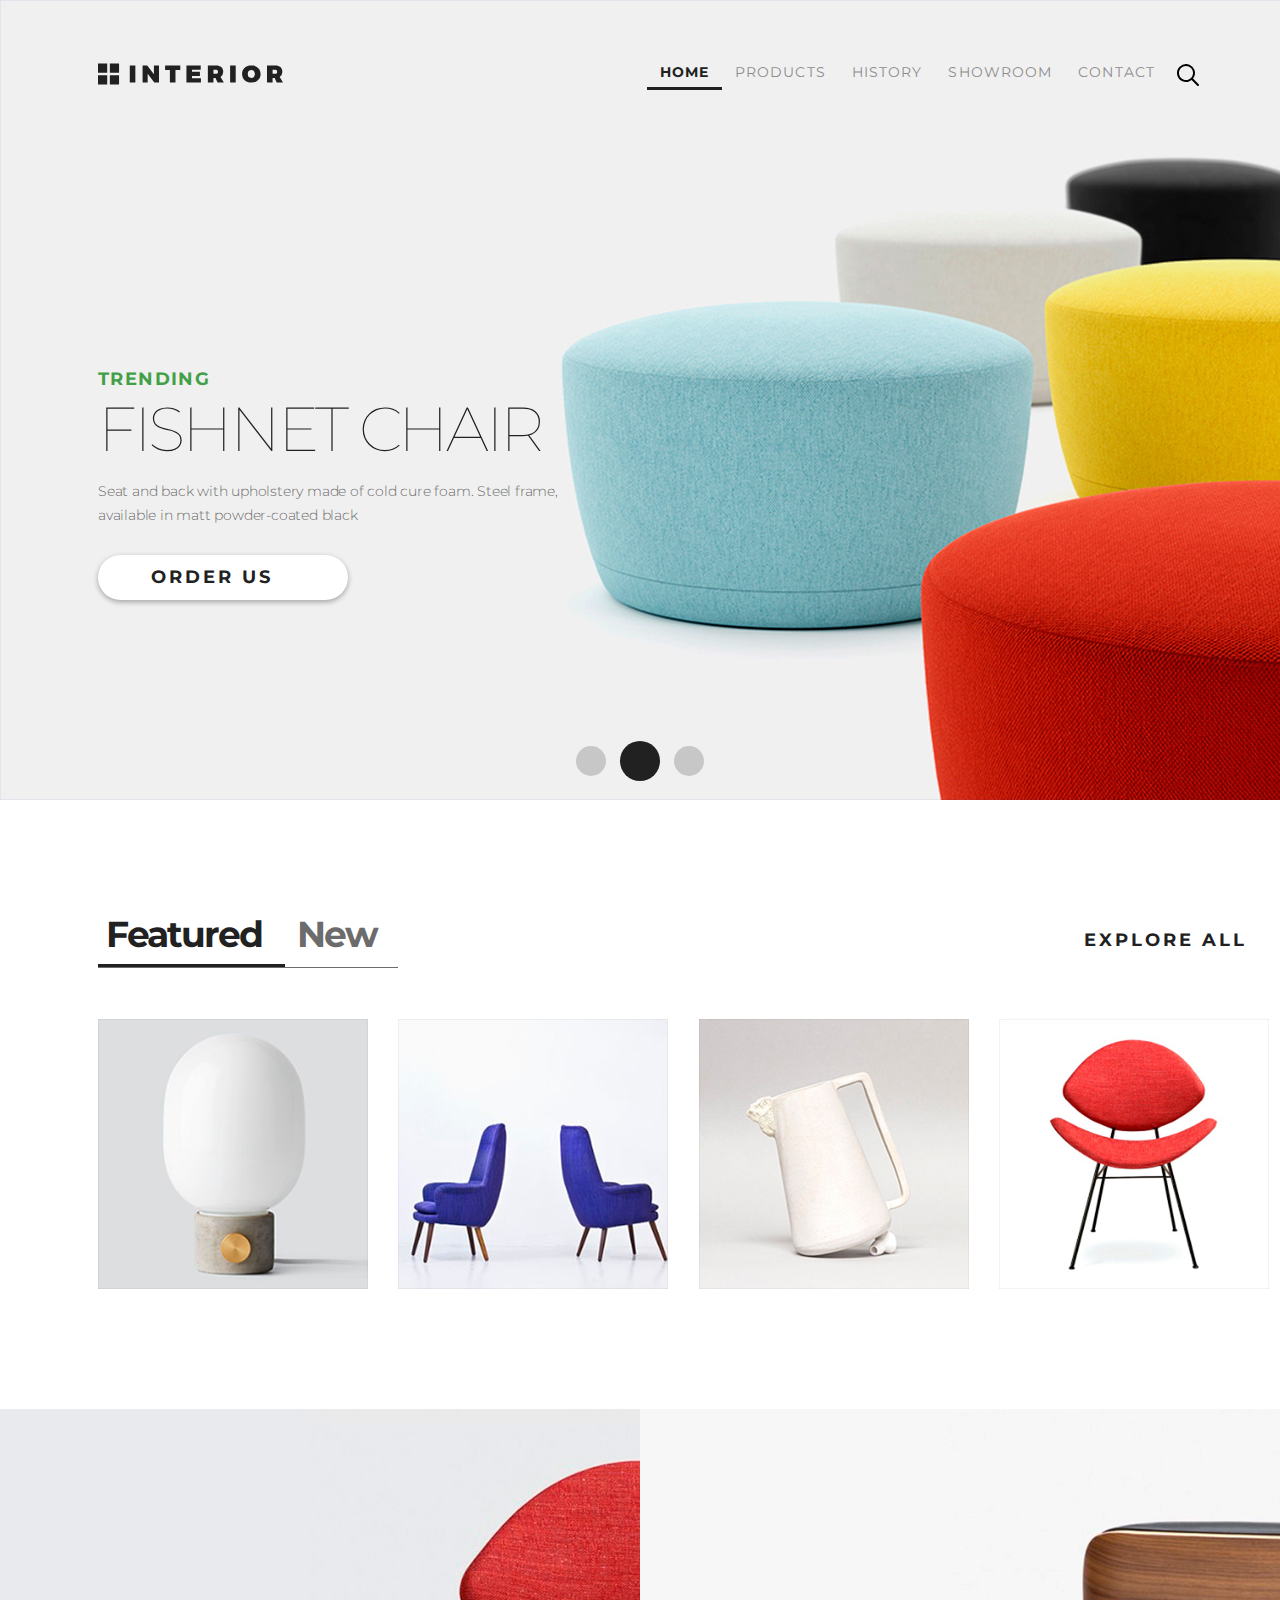
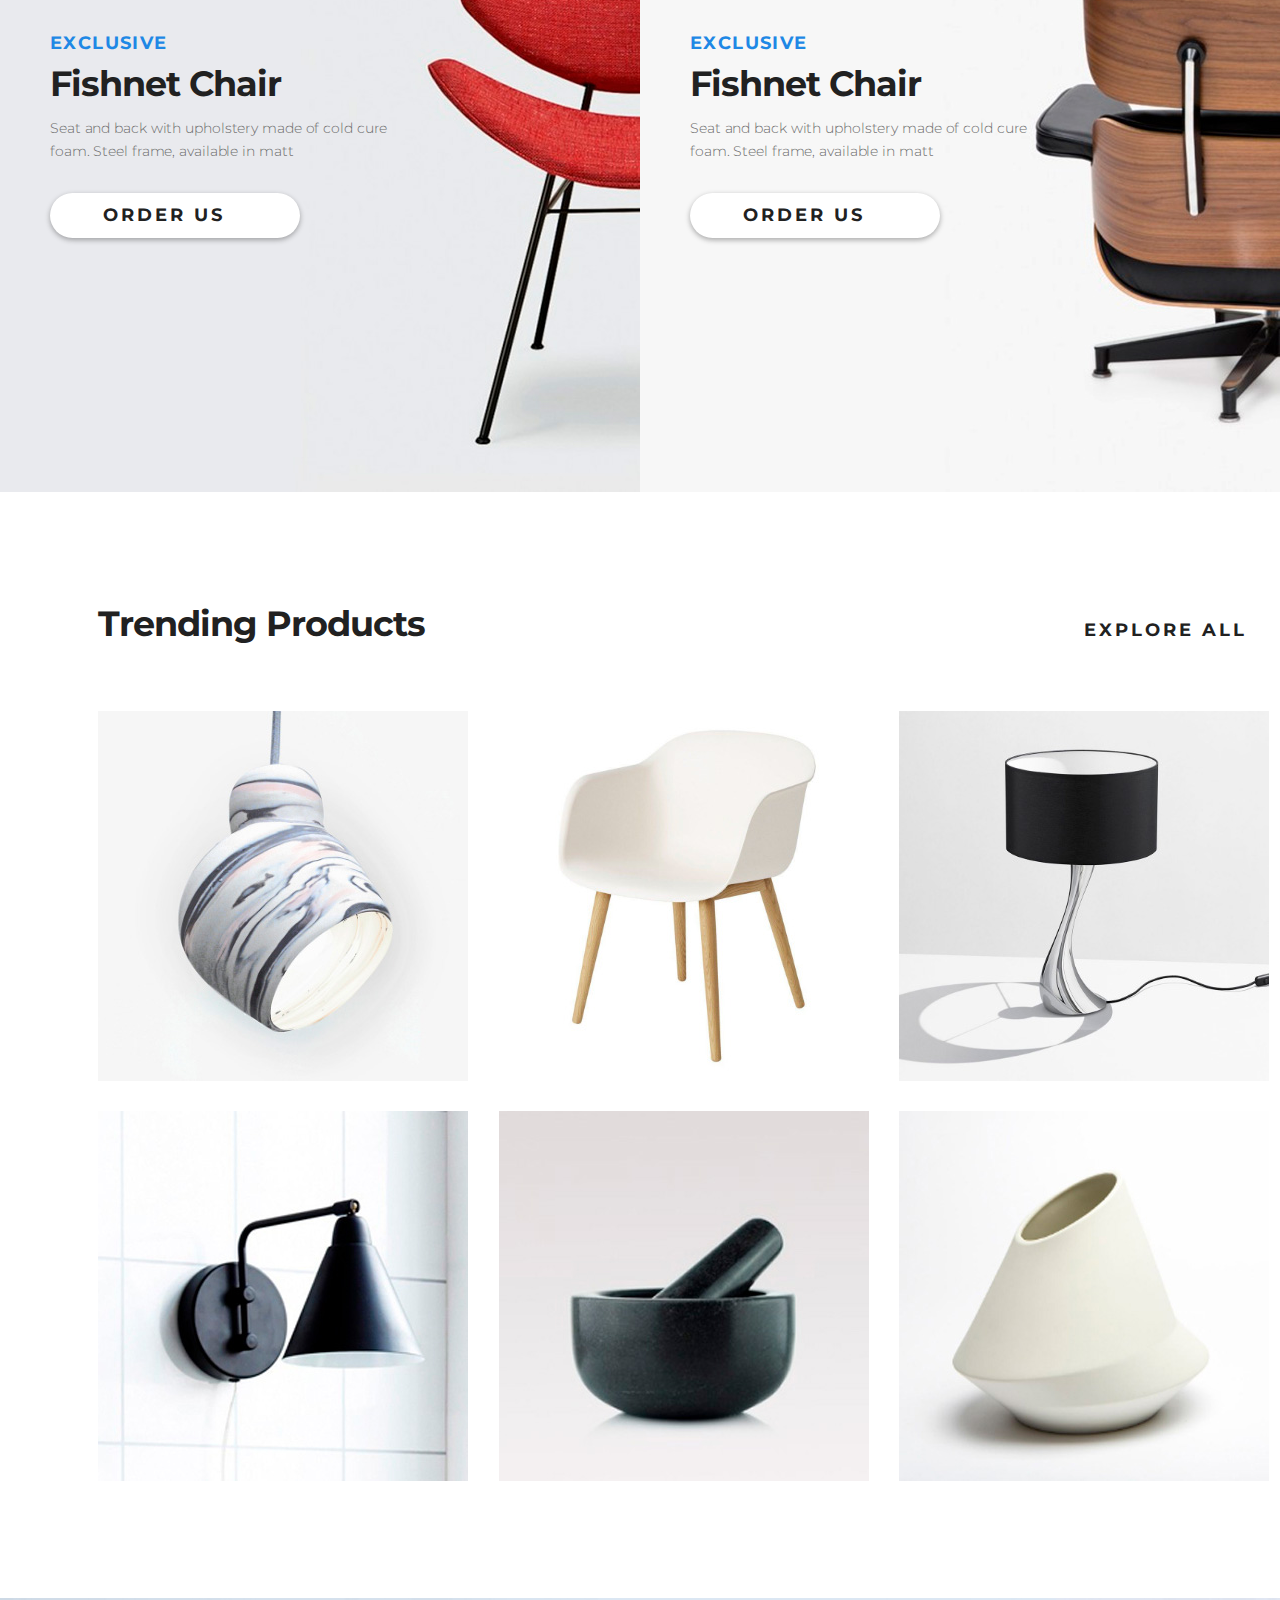
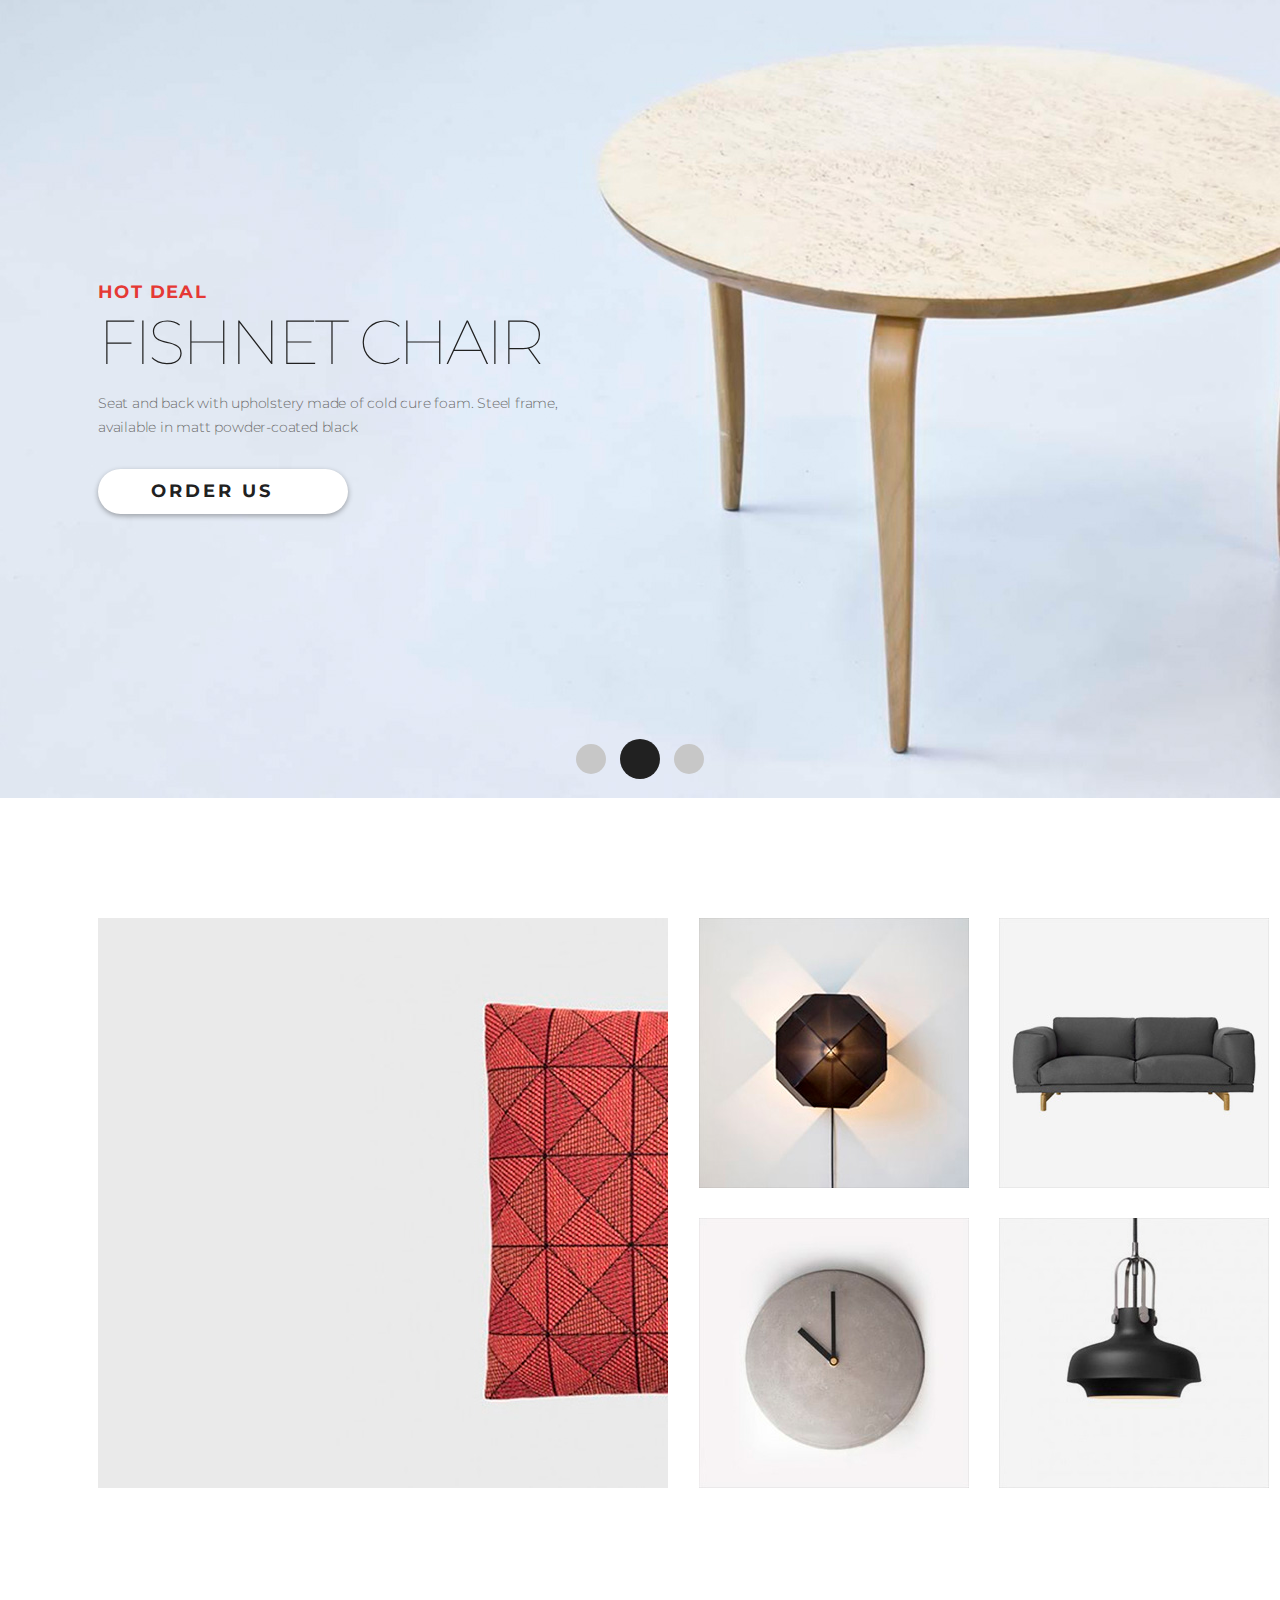
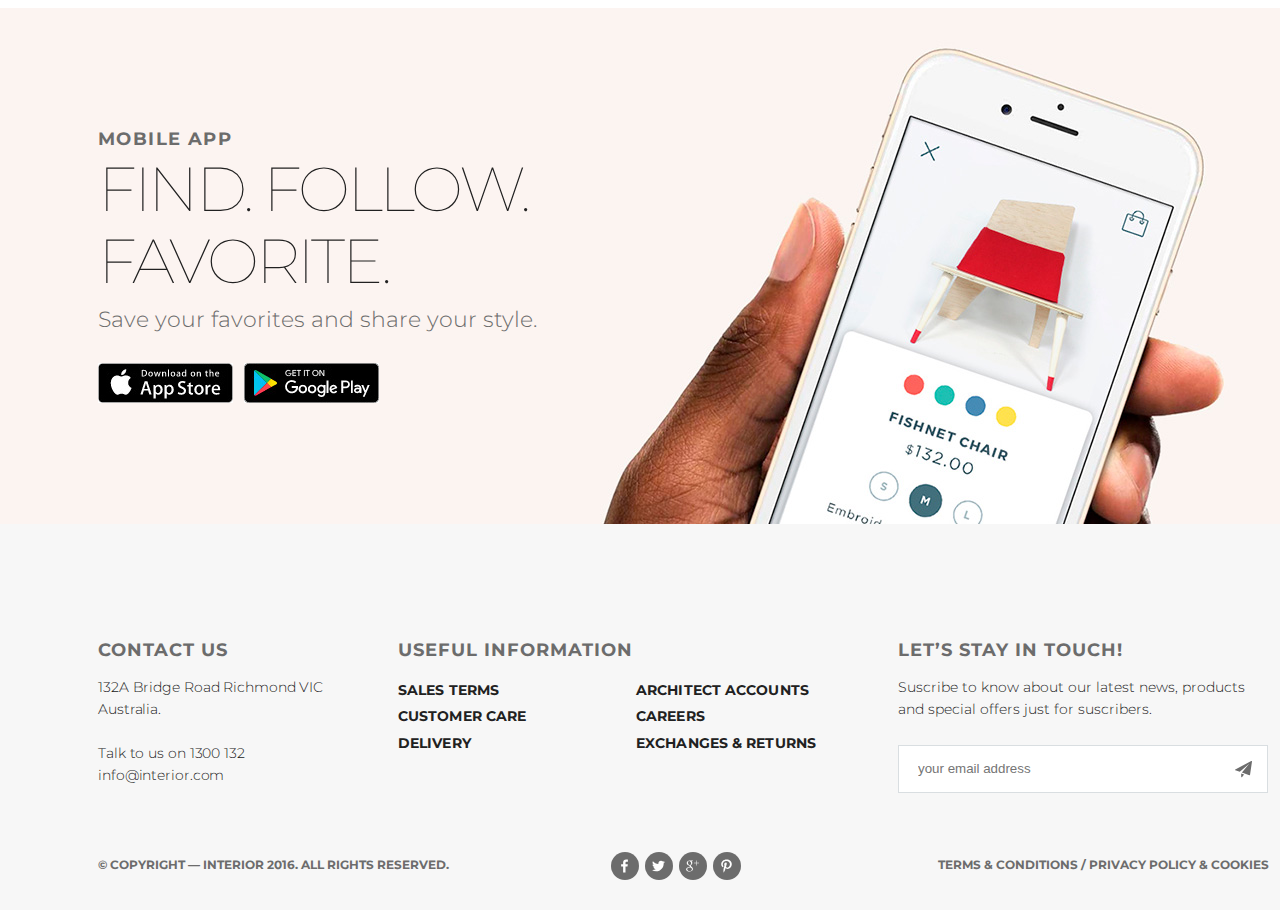
<file: index.html>
<!DOCTYPE html>
<html lang="en">
  <head>
    <meta charset="UTF-8" />
    <meta http-equiv="X-UA-Compatible" content="IE=edge" />
    <meta name="viewport" content="width=device-width, initial-scale=1.0" />
    <link rel="preconnect" href="https://fonts.gstatic.com" />
    <link
      href="https://fonts.googleapis.com/css2?family=Montserrat:ital,wght@0,100;0,300;0,400;0,500;0,600;0,700;0,800;1,200&display=swap"
      rel="stylesheet"
    />
    <link rel="stylesheet" href="css/style.css" />

    <link rel="shortcut icon" href="img/favicon.ico" type="image/x-icon" />
    <link rel="icon" href="img/favicon.ico" type="image/x-icon" />
    <title>interior</title>
  </head>

  <body>
    <div class="container">
      <header class="header">
        <div class="content-container">
          <div class="header__wrapper">
            <a href="#" class="header__logo">
              <svg class="header__icon">
                <use xlink:href="img/sprite.svg#logo"></use>
              </svg>
            </a>
            <div class="header__navbar navbar">
              <ul class="navbar__list">
                <li class="navbar__item">
                  <a href="index.html" class="navbar__link navbar__link--active"
                    >HOME</a
                  >
                </li>
                <li class="navbar__item">
                  <a href="products-page.html" class="navbar__link">
                    PRODUCTS</a
                  >
                </li>
                <li class="navbar__item">
                  <a href="#" class="navbar__link">HISTORY</a>
                </li>
                <li class="navbar__item">
                  <a href="product-deails.html" class="navbar__link"
                    >SHOWROOM</a
                  >
                </li>
                <li class="navbar__item">
                  <a href="contact.html" class="navbar__link">CONTACT</a>
                </li>
              </ul>

              <form action="#" class="navbar__search search">
                <input type="text" class="search__input" />
                <button class="search__button">
                  <svg class="search__icon">
                    <use xlink:href="img/sprite.svg#search"></use>
                  </svg>
                </button>
              </form>
            </div>
            <!-- /.header__navbar-mobile navbar-mobile -->
            <button class="menu-button">
              <span class="menu-button__line"></span>
            </button>
            <div class="header__navbar-mobile navbar-mobile">
              <ul class="navbar-mobile__list">
                <li class="navbar-mobile__item">
                  <a
                    href="index.html"
                    class="navbar-mobile__link navbar-mobile__link--active"
                    >HOME</a
                  >
                </li>
                <li class="navbar-mobile__item">
                  <a href="products-page.html" class="navbar-mobile__link">
                    PRODUCTS</a
                  >
                </li>
                <li class="navbar-mobile__item">
                  <a href="#" class="navbar-mobile__link">HISTORY</a>
                </li>
                <li class="navbar-mobile__item">
                  <a href="product-deails.html" class="navbar-mobile__link"
                    >SHOWROOM</a
                  >
                </li>
                <li class="navbar-mobile__item">
                  <a href="contact.html" class="navbar-mobile__link">CONTACT</a>
                </li>
              </ul>

              <form action="#" class="navbar-mobile__search search">
                <input type="text" class="search__input navbar-mobile__input" />
                <button class="search__button">
                  <svg class="search__icon">
                    <use xlink:href="img/sprite.svg#search"></use>
                  </svg>
                </button>
              </form>
            </div>
            <!-- /.header__navbar-mobile navbar-mobile -->
          </div>
          <!-- /.header__wrapper -->
        </div>
        <!-- /.content-conteiner -->
      </header>

      <section class="hero">
        <div class="hero__slider slider">
          <div class="content-container">
            <div class="slider__content">
              <h3 class="slider__subtitle">TRENDING</h3>
              <h1 class="slider__title">Fishnet Chair</h1>
              <p class="slider__text">
                Seat and back with upholstery made of&nbsp;cold cure foam.
                Steel&nbsp;frame, available in&nbsp;matt powder-coated black
              </p>
              <a href="#" class="slider__button button"
                >Order Us
                <svg class="button__icon">
                  <use xlink:href="img/sprite.svg#right-arrow"></use>
                </svg>
              </a>
            </div>
            <!-- /.slider__content -->
            <div class="slider__pagination pagination">
              <a href="#" class="pagination__circle"></a>
              <a
                href="#"
                class="pagination__circle pagination__circle--active"
              ></a>
              <a href="#" class="pagination__circle"></a>
            </div>
            <!-- /.slider__pagination -->
          </div>
          <!-- /.content-container -->
        </div>
        <!-- /.slider -->
      </section>

      <article class="tab">
        <div class="content-container">
          <div class="tab__top">
            <div class="tab__filters filters">
              <a href="#" class="filters__link filters__link--active"
                >Featured</a
              >
              <a href="#" class="filters__link">New</a>
            </div>
            <!-- /.tab__filters filters -->
            <a href="#" class="tab__button button"
              ><span>explore all</span>
              <svg class="button__icon">
                <use xlink:href="img/sprite.svg#right-arrow"></use>
              </svg>
            </a>
          </div>
          <!-- /.tab__top -->
          <div class="tab__content">
            <div class="tab__block">
              <div class="tab__description description">
                <a href="#" class="description__button button">
                  <svg class="description__icon">
                    <use xlink:href="img/sprite.svg#right-arrow"></use>
                  </svg>
                </a>
                <h4 class="description__title">Fishnet Chair</h4>
                <p class="description__text">
                  Seat and back with upholstery made of&nbsp;cold cure foam .
                  <br />
                  Steel frame, available in&nbsp;matt powder-coated black
                  or&nbsp;highly polished chrome.
                </p>
              </div>
              <!-- /.tab__description description -->
              <div class="tab__img">
                <img src="img/product-1.jpg" alt="product-1" />
              </div>
            </div>
            <!-- /.tab__block block -->
            <div class="tab__block">
              <div class="tab__description description">
                <a href="#" class="description__button button">
                  <svg class="description__icon">
                    <use xlink:href="img/sprite.svg#right-arrow"></use>
                  </svg>
                </a>
                <h4 class="description__title">Fishnet Chair</h4>
                <p class="description__text">
                  Seat and back with upholstery made of&nbsp;cold cure foam .
                  <br />
                  Steel frame, available in&nbsp;matt powder-coated black
                  or&nbsp;highly polished chrome.
                </p>
              </div>
              <!-- /.block__description -->
              <div class="tab__img">
                <img src="img/product-2.jpg" alt="product-1" />
              </div>
            </div>
            <!-- /.tab__description description -->

            <div class="tab__block">
              <div class="tab__description description">
                <a href="" class="description__button button">
                  <svg class="description__icon">
                    <use xlink:href="img/sprite.svg#right-arrow"></use>
                  </svg>
                </a>
                <h4 class="description__title">Fishnet Chair</h4>
                <p class="description__text">
                  Seat and back with upholstery made of&nbsp;cold cure foam .
                  <br />
                  Steel frame, available in&nbsp;matt powder-coated black
                  or&nbsp;highly polished chrome.
                </p>
              </div>
              <!-- /.tab__description description -->
              <div class="tab__img">
                <img src="img/product-3.jpg" alt="product-1" />
              </div>
            </div>
            <!-- /.tab__block block -->
            <div class="tab__block">
              <div class="tab__description description">
                <a href="" class="description__button button">
                  <svg class="description__icon">
                    <use xlink:href="img/sprite.svg#right-arrow"></use>
                  </svg>
                </a>
                <h4 class="description__title">Fishnet Chair</h4>
                <p class="description__text">
                  Seat and back with upholstery made of&nbsp;cold cure foam .
                  <br />
                  Steel frame, available in&nbsp;matt powder-coated black
                  or&nbsp;highly polished chrome.
                </p>
              </div>
              <!-- /.tab__description description -->
              <div class="tab__img">
                <img src="img/product-4.jpg" alt="product-1" />
              </div>
            </div>
            <!-- /.tab__block block -->
          </div>
          <!-- /.tab__content -->
        </div>
        <!-- /.content-container -->
      </article>

      <article class="promo-product">
        <div class="promo-product__content promo-product__content--first">
          <h3 class="promo-product__subtitle">exclusive</h3>
          <h2 class="promo-product__title">Fishnet Chair</h2>
          <p class="promo-product__text">
            Seat and back with upholstery made of&nbsp;cold cure foam. Steel
            frame, available in&nbsp;matt <br />
            powder-coated black or&nbsp;highly polished chrome.
          </p>
          <a href="#" class="promo-product__button button"
            >Order Us
            <svg class="button__icon">
              <use xlink:href="img/sprite.svg#right-arrow"></use>
            </svg>
          </a>
        </div>
        <!-- /.promo-product__content promo-product__content-first -->
        <div class="promo-product__content promo-product__content--second">
          <h3 class="promo-product__subtitle">exclusive</h3>
          <h2 class="promo-product__title">Fishnet Chair</h2>
          <p class="promo-product__text">
            Seat and back with upholstery made of&nbsp;cold cure foam. Steel
            frame, available in&nbsp;matt <br />
            powder-coated black or&nbsp;highly polished chrome.
          </p>
          <a href="#" class="promo-product__button button"
            >Order Us
            <svg class="button__icon">
              <use xlink:href="img/sprite.svg#right-arrow"></use>
            </svg>
          </a>
        </div>
        <!-- /.promo-product__content promo-product__content-second -->
      </article>

      <section class="trending-products">
        <div class="content-container">
          <div class="trending-products__title-block">
            <h2 class="trending-products__title">Trending Products</h2>
            <a
              href="products-page.html"
              class="trending-products__button button"
              ><span>explore all</span>
              <svg class="button__icon">
                <use xlink:href="img/sprite.svg#right-arrow"></use>
              </svg>
            </a>
          </div>
          <!-- /.trending-products__top -->
          <div class="trending-products__content content">
            <div class="content__block">
              <div class="content__description description">
                <a href="#" class="description__button button">
                  <svg class="description__icon">
                    <use xlink:href="img/sprite.svg#right-arrow"></use>
                  </svg>
                </a>
                <h4 class="description__title">Fishnet Chair</h4>
                <p class="description__text">
                  Seat and back with upholstery made of&nbsp;cold cure foam .
                  <br />
                  Steel frame, available in&nbsp;matt powder-coated black
                  or&nbsp;highly polished chrome.
                </p>
              </div>
              <!-- /.content__description -->
              <div class="content__img">
                <img src="img/product-5.jpg" alt="product" />
              </div>
            </div>
            <!-- /.content__block -->

            <div class="content__block">
              <div class="content__description description">
                <a href="" class="description__button button">
                  <svg class="description__icon">
                    <use xlink:href="img/sprite.svg#right-arrow"></use>
                  </svg>
                </a>
                <h4 class="description__title">Fishnet Chair</h4>
                <p class="description__text">
                  Seat and back with upholstery made of&nbsp;cold cure foam .
                  <br />
                  Steel frame, available in&nbsp;matt powder-coated black
                  or&nbsp;highly polished chrome.
                </p>
              </div>
              <!-- /.content__description -->
              <div class="content__img">
                <img src="img/product-6.jpg" alt="product" />
              </div>
            </div>
            <!-- /.content__block -->

            <div class="content__block">
              <div class="content__description description">
                <a href="" class="description__button button">
                  <svg class="description__icon">
                    <use xlink:href="img/sprite.svg#right-arrow"></use>
                  </svg>
                </a>
                <h4 class="description__title">Fishnet Chair</h4>
                <p class="description__text">
                  Seat and back with upholstery made of&nbsp;cold cure foam .
                  <br />
                  Steel frame, available in&nbsp;matt powder-coated black
                  or&nbsp;highly polished chrome.
                </p>
              </div>
              <!-- /.content__description -->
              <div class="content__img">
                <img src="img/product-7.jpg" alt="product" />
              </div>
            </div>
            <!-- /.content__block -->

            <div class="content__block">
              <div class="content__description description">
                <a href="" class="description__button button">
                  <svg class="description__icon">
                    <use xlink:href="img/sprite.svg#right-arrow"></use>
                  </svg>
                </a>
                <h4 class="description__title">Fishnet Chair</h4>
                <p class="description__text">
                  Seat and back with upholstery made of&nbsp;cold cure foam .
                  <br />
                  Steel frame, available in&nbsp;matt powder-coated black
                  or&nbsp;highly polished chrome.
                </p>
              </div>
              <!-- /.block__description -->
              <div class="content__img">
                <img src="img/product-8.jpg" alt="product" />
              </div>
            </div>
            <!-- /.content__block -->

            <div class="content__block">
              <div class="content__description description">
                <a href="" class="description__button button">
                  <svg class="description__icon">
                    <use xlink:href="img/sprite.svg#right-arrow"></use>
                  </svg>
                </a>
                <h4 class="description__title">Fishnet Chair</h4>
                <p class="description__text">
                  Seat and back with upholstery made of&nbsp;cold cure foam .
                  <br />
                  Steel frame, available in&nbsp;matt powder-coated black
                  or&nbsp;highly polished chrome.
                </p>
              </div>
              <!-- /.trending-products__description__description -->
              <div class="content__img">
                <img src="img/product-9.jpg" alt="product" />
              </div>
            </div>
            <!-- /.content__block -->

            <div class="content__block">
              <div class="content__description description">
                <a href="" class="description__button button">
                  <svg class="description__icon">
                    <use xlink:href="img/sprite.svg#right-arrow"></use>
                  </svg>
                </a>
                <h4 class="description__title">Fishnet Chair</h4>
                <p class="description__text">
                  Seat and back with upholstery made of&nbsp;cold cure foam .
                  <br />
                  Steel frame, available in&nbsp;matt powder-coated black
                  or&nbsp;highly polished chrome.
                </p>
              </div>
              <!-- /.content__description -->
              <div class="content__img">
                <img src="img/product-10.jpg" alt="product" />
              </div>
            </div>
            <!-- /.content__block -->
          </div>
          <!-- /.trending-products__content -->
        </div>
        <!-- /.content-container -->
      </section>

      <section class="hot-deals">
        <div class="hot-deals__slider slider">
          <div class="content-container">
            <h3 class="hot-deals__subtitle">Hot deal</h3>
            <h2 class="hot-deals__title">Fishnet Chair</h2>
            <p class="hot-deals__text">
              Seat and back with upholstery made of&nbsp;cold cure foam. Steel
              frame, available in&nbsp;matt powder-coated black <br />
              or&nbsp;highly polished chrome.
            </p>
            <a href="product-deails.html" class="slider__button button"
              >Order Us
              <svg class="button__icon">
                <use xlink:href="img/sprite.svg#right-arrow"></use>
              </svg>
            </a>
            <div class="slider__pagination pagination">
              <a href="#" class="pagination__circle"></a>
              <a
                href="#"
                class="pagination__circle pagination__circle--active"
              ></a>
              <a href="#" class="pagination__circle"></a>
            </div>
            <!-- /.slider__pagination -->
          </div>
          <!-- /.content-container -->
        </div>
        <!-- /.hot-deals__slider -->
      </section>

      <article class="exclusive-product">
        <div class="content-container">
          <div class="exclusive-product__wrapper">
            <div class="exclusive-product__card exclusive-product__card--big">
              <div class="exclusive-product__hover hover">
                <h3 class="hover__subtitle">exclusive</h3>
                <h2 class="hover__title">Fishnet Chair</h2>
                <p class="hover__text">
                  Seat and back with upholstery made of&nbsp;cold cure foam.
                  Steel frame, available in&nbsp;matt <br />
                  powder-coated black or&nbsp;highly polished chrome.
                </p>
                <a href="#" class="hover__button button"
                  >Order Us
                  <svg class="button__icon">
                    <use xlink:href="img/sprite.svg#right-arrow"></use>
                  </svg>
                </a>
              </div>
              <!-- /.exclusive-product__hover -->

              <img src="img/product-1-lg.jpg" alt="product" />
            </div>
            <!-- /.exclusive-product__card -->

            <div class="exclusive-product__cards">
              <div class="exclusive-product__card">
                <img src="img/product-2-sm.jpg" alt="product" />
              </div>
              <!-- /.exclusive-product__card -->

              <div class="exclusive-product__card">
                <img src="img/product-3-sm.jpg" alt="product" />
              </div>
              <!-- /.exclusive-product__card -->

              <div class="exclusive-product__card">
                <img src="img/product-4-sm.jpg" alt="product" />
              </div>
              <!-- /.exclusive-product__card -->

              <div class="exclusive-product__card">
                <img src="img/product-5-sm.jpg" alt="product" />
              </div>
              <!-- /.exclusive-product__card -->
            </div>
            <!-- /.exclusive-product__cards -->
          </div>
          <!-- /.exclusive-product__wrapper -->
        </div>
        <!-- /.content-conteiner -->
      </article>

      <section class="mobile-app">
        <div class="content-container">
          <h3 class="mobile-app__subtitle">mobile app</h3>
          <h2 class="mobile-app__title">Find. Follow. Favorite.</h2>
          <p class="mobile-app__text">
            Save your favorites and share your style.
          </p>
          <div class="mobile-app__store">
            <a href="https://www.apple.com/" class="mobile-app__link">
              <img src="img/app-store.jpg" alt="app-store" />
            </a>
            <a href="https://play.google.com/store/" class="mobile-app__link">
              <img src="img/google-play.jpg" alt="google-play" />
            </a>
          </div>
          <!-- /.mobile-app__store -->
        </div>
        <!-- /.content-container -->
      </section>

      <footer class="footer">
        <div class="content-container">
          <div class="footer__lists">
            <div class="footer__contact contact">
              <h4 class="footer__title">Contact Us</h4>
              <ul class="contact__list">
                <li class="contact__item">
                  132A Bridge Road Richmond VIC Australia.
                </li>
                <li class="contact__item">
                  Talk to us on
                  <a href="tel:1300132" class="footer__link">1300 132</a>
                  <a href="mailto:info@interior.com" class="footer__link"
                    >info@interior.com</a
                  >
                </li>
              </ul>
            </div>
            <!-- /.footer__block -->
            <div class="footer__useful-information useful-information">
              <h4 class="footer__title">Useful Information</h4>
              <ul class="useful-information__list">
                <li class="useful-information__item">
                  <a href="" class="useful-information__link">Sales terms </a>
                </li>
                <li class="useful-information__item">
                  <a href="" class="useful-information__link">Customer care</a>
                </li>
                <li class="useful-information__item">
                  <a href="" class="useful-information__link">Delivery</a>
                </li>

                <li class="useful-information__item">
                  <a href="" class="useful-information__link"
                    >Architect accounts
                  </a>
                </li>
                <li class="useful-information__item">
                  <a href="" class="useful-information__link">Careers</a>
                </li>
                <li class="useful-information__item">
                  <a href="" class="useful-information__link"
                    >Exchanges & returns</a
                  >
                </li>
              </ul>
            </div>
            <!-- /.footer__useful-information useful-information -->
            <div class="footer__block">
              <h4 class="footer__title">Let’s Stay in Touch!</h4>
              <p class="footer__text">
                Suscribe to&nbsp;know about our latest news, products and
                special offers just for suscribers.
              </p>
              <form action="#" class="footer__form form">
                <input
                  type="text"
                  name="email"
                  class="form__input"
                  placeholder="your email address"
                  required
                />
                <button class="form__button" type="submit">
                  <svg class="form__icon">
                    <use xlink:href="img/sprite.svg#003-paper-plane"></use>
                  </svg>
                </button>
              </form>
            </div>
            <!-- /.footer__block -->
          </div>
          <!-- /.footer__lists -->
          <div class="footer__bottom">
            <span class="footer__copyright"
              >&copy;&nbsp;Copyright&nbsp;&mdash; INTERIOR 2016. All Rights
              Reserved.</span
            >

            <div class="footer__social-media social-media">
              <a href="https://www.facebook.com/" class="social-media__circle">
                <svg class="social-media__icon">
                  <use
                    xlink:href="img/sprite.svg#002-facebook-app-symbol"
                  ></use>
                </svg>
              </a>
              <!-- /.social-media__circle -->

              <a href="https://twitter.com/" class="social-media__circle">
                <svg class="social-media__icon">
                  <use xlink:href="img/sprite.svg#004-twitter"></use>
                </svg>
              </a>
              <!-- /.social-media__circle -->

              <a href="https://plus.google.com/" class="social-media__circle">
                <svg class="social-media__icon">
                  <use xlink:href="img/sprite.svg#005-google-plus-logo"></use>
                </svg>
              </a>
              <!-- /.social-media__circle -->

              <a href="https://www.pinterest.com/" class="social-media__circle">
                <svg class="social-media__icon">
                  <use xlink:href="img/sprite.svg#001-pinterest"></use>
                </svg>
              </a>
              <!-- /.social-media__circle -->
            </div>
            <!-- /.footer__social-media -->
            <span class="footer__legal"
              >Terms &amp;&nbsp;Conditions&nbsp;/ Privacy policy
              &amp;&nbsp;Cookies</span
            >
          </div>
          <!-- /.footer__bottom -->
        </div>
        <!-- /.content-container -->
      </footer>
    </div>
    <!-- /.container -->
    <script src="js/jquery-3.5.1.min.js"></script>
    <script src="js/main.js"></script>
  </body>
</html>
</file>
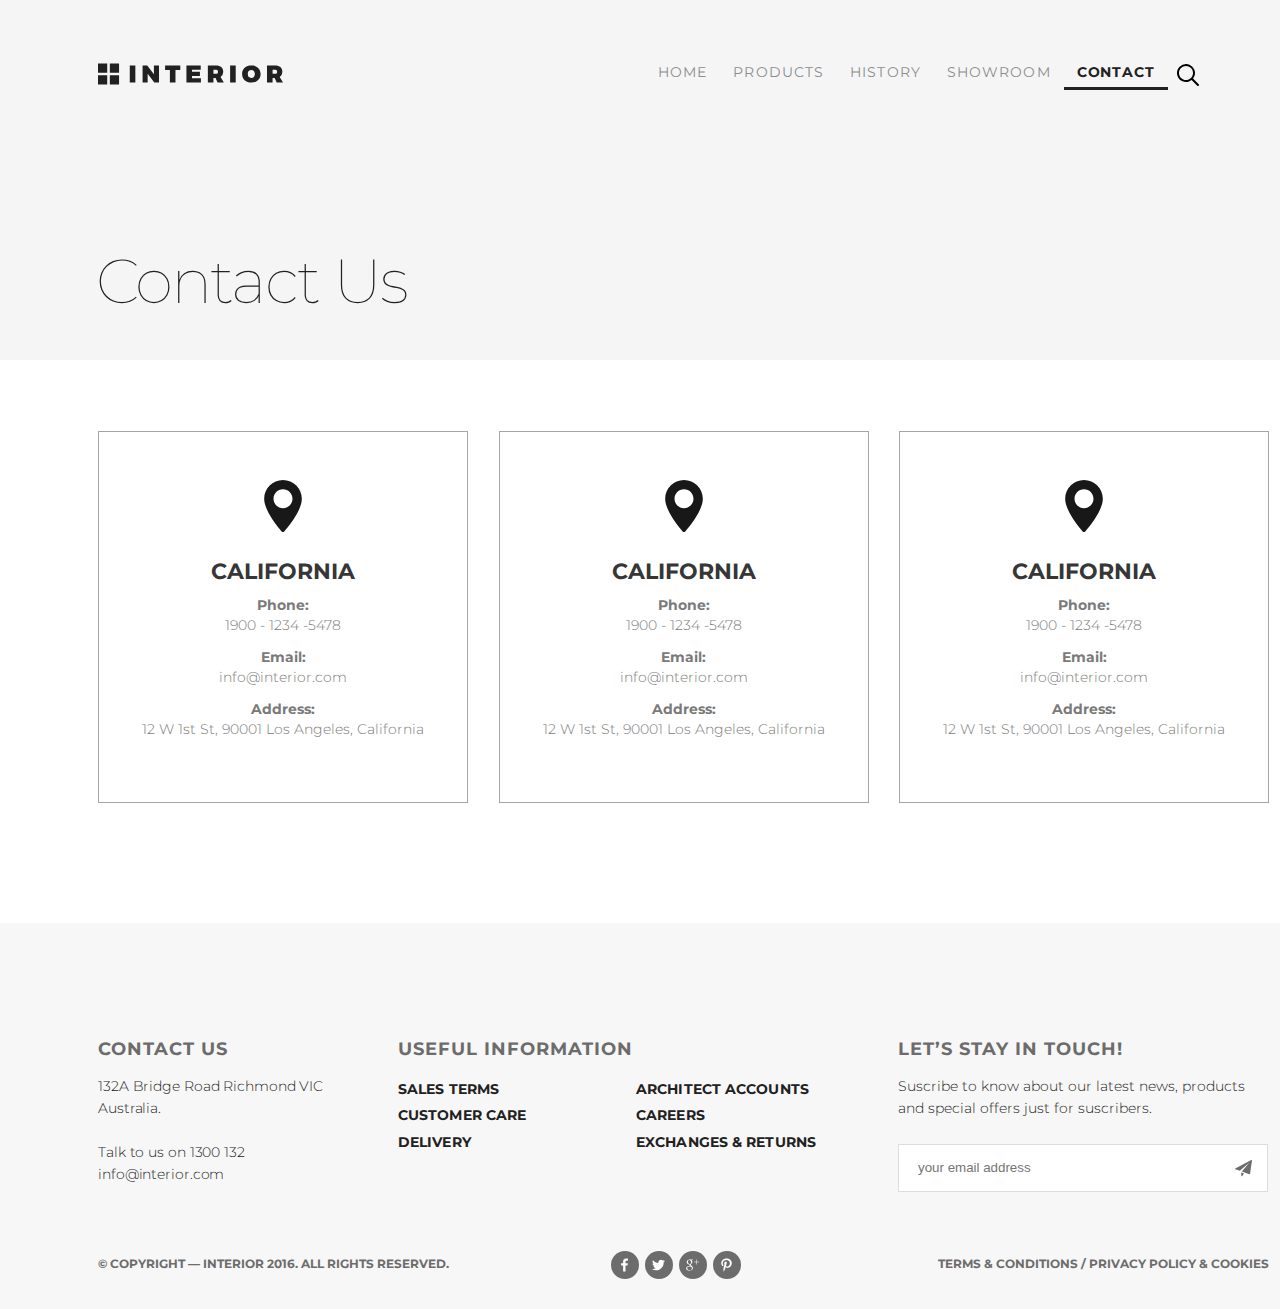
<file: contact.html>
<!DOCTYPE html>
<html lang="en">
  <head>
    <meta charset="UTF-8" />
    <meta http-equiv="X-UA-Compatible" content="IE=edge" />
    <meta name="viewport" content="width=device-width, initial-scale=1.0" />
    <link rel="preconnect" href="https://fonts.gstatic.com" />
    <link
      href="https://fonts.googleapis.com/css2?family=Montserrat:ital,wght@0,100;0,300;0,400;0,500;0,600;0,700;0,800;1,200&display=swap"
      rel="stylesheet"
    />
    <link rel="stylesheet" href="css/style.css" />

    <link rel="shortcut icon" href="img/favicon.ico" type="image/x-icon" />
    <link rel="icon" href="img/favicon.ico" type="image/x-icon" />
    <title>interior</title>
  </head>
  <body>
    <div class="container">
      <header class="header">
        <div class="content-container">
          <div class="header__wrapper">
            <a href="#" class="header__logo">
              <svg class="header__icon">
                <use xlink:href="img/sprite.svg#logo"></use>
              </svg>
            </a>
            <div class="header__navbar navbar">
              <ul class="navbar__list">
                <li class="navbar__item">
                  <a href="index.html" class="navbar__link">HOME</a>
                </li>
                <li class="navbar__item">
                  <a href="products-page.html" class="navbar__link">
                    PRODUCTS</a
                  >
                </li>
                <li class="navbar__item">
                  <a href="#" class="navbar__link">HISTORY</a>
                </li>
                <li class="navbar__item">
                  <a href="product-deails.html" class="navbar__link"
                    >SHOWROOM</a
                  >
                </li>
                <li class="navbar__item">
                  <a
                    href="contact.html"
                    class="navbar__link navbar__link--active"
                    >CONTACT</a
                  >
                </li>
              </ul>

              <form action="#" class="navbar__search search">
                <input type="text" class="search__input" />
                <button class="search__button">
                  <svg class="search__icon">
                    <use xlink:href="img/sprite.svg#search"></use>
                  </svg>
                </button>
              </form>
            </div>
            <!-- /.header__navbar-mobile navbar-mobile -->
            <button class="menu-button">
              <span class="menu-button__line"></span>
            </button>
            <div class="header__navbar-mobile navbar-mobile">
              <ul class="navbar-mobile__list">
                <li class="navbar-mobile__item">
                  <a href="index.html" class="navbar-mobile__link">HOME</a>
                </li>
                <li class="navbar-mobile__item">
                  <a href="products-page.html" class="navbar-mobile__link">
                    PRODUCTS</a
                  >
                </li>
                <li class="navbar-mobile__item">
                  <a href="#" class="navbar-mobile__link">HISTORY</a>
                </li>
                <li class="navbar-mobile__item">
                  <a href="product-deails.html" class="navbar-mobile__link"
                    >SHOWROOM</a
                  >
                </li>
                <li class="navbar-mobile__item">
                  <a
                    href="contact.html"
                    class="navbar-mobile__link navbar-mobile__link--active"
                    >CONTACT</a
                  >
                </li>
              </ul>

              <form action="#" class="navbar-mobile__search search">
                <input type="text" class="search__input navbar-mobile__input" />
                <button class="search__button">
                  <svg class="search__icon">
                    <use xlink:href="img/sprite.svg#search"></use>
                  </svg>
                </button>
              </form>
            </div>
            <!-- /.header__navbar-mobile navbar-mobile -->
          </div>
          <!-- /.header__wrapper -->
        </div>
        <!-- /.content-conteiner -->
      </header>
      <main>
        <section class="contact-page">
          <div class="title-block-page">
            <h1 class="page-title">Contact us</h1>
          </div>
          <!-- /.title-block -->
          <div class="content-container">
            <div class="contact-page__content-wrapper">
              <div class="contact-page__card-info card-info">
                <svg class="card-info__icon">
                  <use xlink:href="img/sprite.svg#location-icon"></use>
                </svg>
                <h2 class="card-info__title">California</h2>

                <h4 class="card-info__title-section">Phone:</h4>
                <a href="tel:190012345478" class="card-info__link"
                  >1900 - 1234 -5478</a
                >
                <h4 class="card-info__title-section">Email:</h4>
                <a href="mailto:info@interior.com" class="card-info__link"
                  >info@interior.com</a
                >
                <h4 class="card-info__title-section">Address:</h4>
                <span class="card-info__text"
                  >12 W 1st St, 90001 Los Angeles, California</span
                >
              </div>
              <!-- /.contact-page__card -->
              <div class="contact-page__card-info card-info">
                <svg class="card-info__icon">
                  <use xlink:href="img/sprite.svg#location-icon"></use>
                </svg>
                <h2 class="card-info__title">California</h2>

                <h4 class="card-info__title-section">Phone:</h4>
                <a href="tel:190012345478" class="card-info__link"
                  >1900 - 1234 -5478</a
                >
                <h4 class="card-info__title-section">Email:</h4>
                <a href="mailto:info@interior.com" class="card-info__link"
                  >info@interior.com</a
                >
                <h4 class="card-info__title-section">Address:</h4>
                <span class="card-info__text"
                  >12 W 1st St, 90001 Los Angeles, California</span
                >
              </div>
              <!-- /.contact-page__card -->
              <div class="contact-page__card-info card-info">
                <svg class="card-info__icon">
                  <use xlink:href="img/sprite.svg#location-icon"></use>
                </svg>
                <h2 class="card-info__title">California</h2>

                <h4 class="card-info__title-section">Phone:</h4>
                <a href="tel:190012345478" class="card-info__link"
                  >1900 - 1234 -5478</a
                >
                <h4 class="card-info__title-section">Email:</h4>
                <a href="mailto:info@interior.com" class="card-info__link"
                  >info@interior.com</a
                >
                <h4 class="card-info__title-section">Address:</h4>
                <span class="card-info__text"
                  >12 W 1st St, 90001 Los Angeles, California</span
                >
              </div>
              <!-- /.contact-page__card -->
            </div>
            <!-- /.contact-page__content-wrapper -->
          </div>
          <!-- /.content-container -->
        </section>
      </main>
      <footer class="footer">
        <div class="content-container">
          <div class="footer__lists">
            <div class="footer__contact contact">
              <h4 class="footer__title">Contact Us</h4>
              <ul class="contact__list">
                <li class="contact__item">
                  132A Bridge Road Richmond VIC Australia.
                </li>
                <li class="contact__item">
                  Talk to us on
                  <a href="tel:1300132" class="footer__link">1300 132</a>
                  <a href="mailto:info@interior.com" class="footer__link"
                    >info@interior.com</a
                  >
                </li>
              </ul>
            </div>
            <!-- /.footer__block -->
            <div class="footer__useful-information useful-information">
              <h4 class="footer__title">Useful Information</h4>
              <ul class="useful-information__list">
                <li class="useful-information__item">
                  <a href="" class="useful-information__link">Sales terms </a>
                </li>
                <li class="useful-information__item">
                  <a href="" class="useful-information__link">Customer care</a>
                </li>
                <li class="useful-information__item">
                  <a href="" class="useful-information__link">Delivery</a>
                </li>

                <li class="useful-information__item">
                  <a href="" class="useful-information__link"
                    >Architect accounts
                  </a>
                </li>
                <li class="useful-information__item">
                  <a href="" class="useful-information__link">Careers</a>
                </li>
                <li class="useful-information__item">
                  <a href="" class="useful-information__link"
                    >Exchanges & returns</a
                  >
                </li>
              </ul>
            </div>
            <!-- /.footer__useful-information useful-information -->
            <div class="footer__block">
              <h4 class="footer__title">Let’s Stay in Touch!</h4>
              <p class="footer__text">
                Suscribe to&nbsp;know about our latest news, products and
                special offers just for suscribers.
              </p>
              <form action="#" class="footer__form form">
                <input
                  type="text"
                  name="email"
                  class="form__input"
                  placeholder="your email address"
                  required
                />
                <button class="form__button" type="submit">
                  <svg class="form__icon">
                    <use xlink:href="img/sprite.svg#003-paper-plane"></use>
                  </svg>
                </button>
              </form>
            </div>
            <!-- /.footer__block -->
          </div>
          <!-- /.footer__lists -->
          <div class="footer__bottom">
            <span class="footer__copyright"
              >&copy;&nbsp;Copyright&nbsp;&mdash; INTERIOR 2016. All Rights
              Reserved.</span
            >

            <div class="footer__social-media social-media">
              <a href="https://www.facebook.com/" class="social-media__circle">
                <svg class="social-media__icon">
                  <use
                    xlink:href="img/sprite.svg#002-facebook-app-symbol"
                  ></use>
                </svg>
              </a>
              <!-- /.social-media__circle -->

              <a href="https://twitter.com/" class="social-media__circle">
                <svg class="social-media__icon">
                  <use xlink:href="img/sprite.svg#004-twitter"></use>
                </svg>
              </a>
              <!-- /.social-media__circle -->

              <a href="https://plus.google.com/" class="social-media__circle">
                <svg class="social-media__icon">
                  <use xlink:href="img/sprite.svg#005-google-plus-logo"></use>
                </svg>
              </a>
              <!-- /.social-media__circle -->

              <a href="https://www.pinterest.com/" class="social-media__circle">
                <svg class="social-media__icon">
                  <use xlink:href="img/sprite.svg#001-pinterest"></use>
                </svg>
              </a>
              <!-- /.social-media__circle -->
            </div>
            <!-- /.footer__social-media -->
            <span class="footer__legal"
              >Terms &amp;&nbsp;Conditions&nbsp;/ Privacy policy
              &amp;&nbsp;Cookies</span
            >
          </div>
          <!-- /.footer__bottom -->
        </div>
        <!-- /.content-container -->
      </footer>
    </div>
    <!-- /.container -->
    <script src="js/jquery-3.5.1.min.js"></script>
    <script src="js/main.js"></script>
  </body>
</html>
</file>
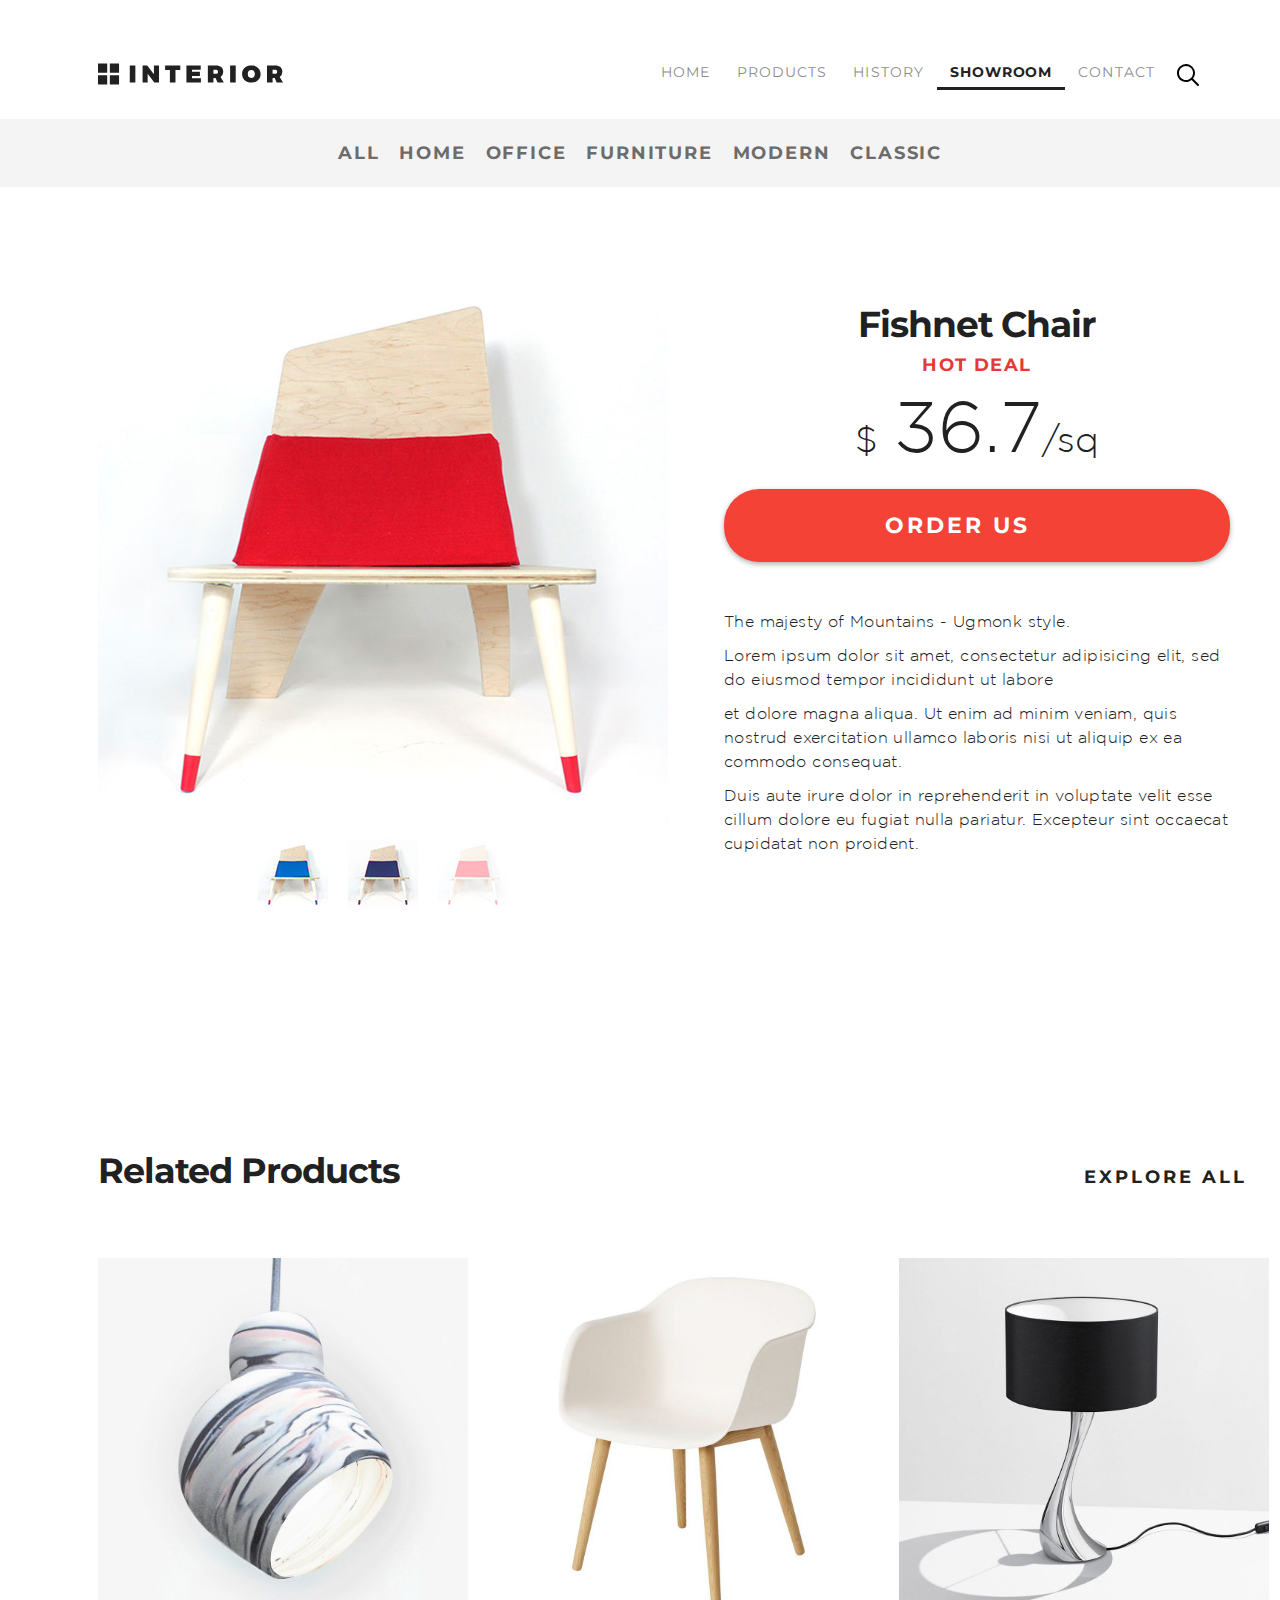
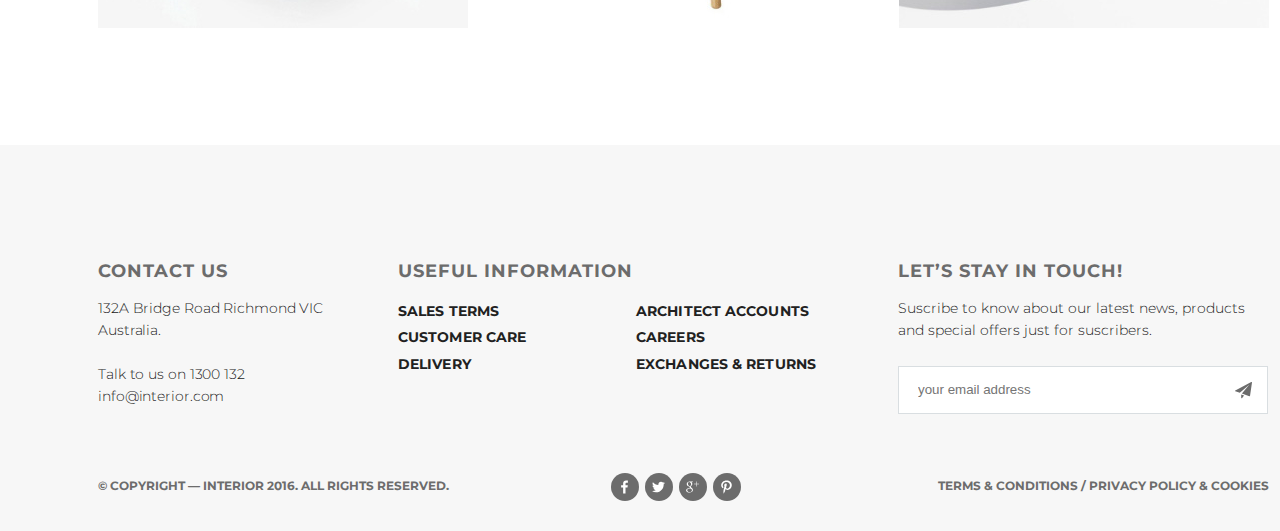
<file: product-deails.html>
<!DOCTYPE html>
<html lang="en">
  <head>
    <meta charset="UTF-8" />
    <meta http-equiv="X-UA-Compatible" content="IE=edge" />
    <meta name="viewport" content="width=device-width, initial-scale=1.0" />
    <link rel="preconnect" href="https://fonts.gstatic.com" />
    <link
      href="https://fonts.googleapis.com/css2?family=Montserrat:ital,wght@0,100;0,300;0,400;0,500;0,600;0,700;0,800;1,200&display=swap"
      rel="stylesheet"
    />
    <link rel="stylesheet" href="css/style.css" />

    <link rel="shortcut icon" href="img/favicon.ico" type="image/x-icon" />
    <link rel="icon" href="img/favicon.ico" type="image/x-icon" />
    <title>interior</title>
  </head>
  <body>
    <div class="container">
      <header class="header">
        <div class="content-container">
          <div class="header__wrapper">
            <a href="#" class="header__logo">
              <svg class="header__icon">
                <use xlink:href="img/sprite.svg#logo"></use>
              </svg>
            </a>
            <div class="header__navbar navbar">
              <ul class="navbar__list">
                <li class="navbar__item">
                  <a href="index.html" class="navbar__link">HOME</a>
                </li>
                <li class="navbar__item">
                  <a href="products-page.html" class="navbar__link">
                    PRODUCTS</a
                  >
                </li>
                <li class="navbar__item">
                  <a href="#" class="navbar__link">HISTORY</a>
                </li>
                <li class="navbar__item">
                  <a
                    href="product-deails.html"
                    class="navbar__link navbar__link--active"
                    >SHOWROOM</a
                  >
                </li>
                <li class="navbar__item">
                  <a href="contact.html" class="navbar__link">CONTACT</a>
                </li>
              </ul>

              <form action="#" class="navbar__search search">
                <input type="text" class="search__input" />
                <button class="search__button">
                  <svg class="search__icon">
                    <use xlink:href="img/sprite.svg#search"></use>
                  </svg>
                </button>
              </form>
            </div>
            <!-- /.header__navbar-mobile navbar-mobile -->
            <button class="menu-button">
              <span class="menu-button__line"></span>
            </button>
            <div class="header__navbar-mobile navbar-mobile">
              <ul class="navbar-mobile__list">
                <li class="navbar-mobile__item">
                  <a href="index.html" class="navbar-mobile__link">HOME</a>
                </li>
                <li class="navbar-mobile__item">
                  <a href="products-page.html" class="navbar-mobile__link">
                    PRODUCTS</a
                  >
                </li>
                <li class="navbar-mobile__item">
                  <a href="#" class="navbar-mobile__link">HISTORY</a>
                </li>
                <li class="navbar-mobile__item">
                  <a href="product-deails.html" class="navbar-mobile__link"
                    >SHOWROOM</a
                  >
                </li>
                <li class="navbar-mobile__item">
                  <a
                    href="contact.html"
                    class="navbar-mobile__link navbar-mobile__link--active"
                    >CONTACT</a
                  >
                </li>
              </ul>

              <form action="#" class="navbar-mobile__search search">
                <input type="text" class="search__input navbar-mobile__input" />
                <button class="search__button">
                  <svg class="search__icon">
                    <use xlink:href="img/sprite.svg#search"></use>
                  </svg>
                </button>
              </form>
            </div>
            <!-- /.header__navbar-mobile navbar-mobile -->
          </div>
          <!-- /.header__wrapper -->
        </div>
        <!-- /.content-conteiner -->
      </header>
      <main>
        <section class="product-deails">
          <div class="product-deails__fiter">
            <a href="#" class="product-deails__link">All</a>
            <a href="#" class="product-deails__link">HOME</a>
            <a href="#" class="product-deails__link">OFFICE</a>
            <a href="#" class="product-deails__link">FURNITURE</a>
            <a href="#" class="product-deails__link">MODERN</a
            ><a href="#" class="product-deails__link">CLASSIC</a>
          </div>
          <!-- /.product-deails__fiter -->
          <div class="content-container">
            <div class="product-deails__wrapper">
              <div class="product-deails__picture picture">
                <div class="product-deails__img">
                  <img src="img/product-deails__img.jpg" alt="product" />
                </div>
                <!-- /.product-deails__img -->
                <div class="picture__filter picture-filter">
                  <div class="picture-filter__img">
                    <img
                      src="img/picture-filter-color_1.jpg"
                      alt="product color"
                    />
                  </div>
                  <!-- /.picture-filter__img -->
                  <div class="picture-filter__img">
                    <img
                      src="img/picture-filter-color_2.jpg"
                      alt="product color"
                    />
                  </div>
                  <!-- /.picture-filter__img -->
                  <div class="picture-filter__img picture-filter__img--active">
                    <img
                      src="img/picture-filter-color_3.jpg"
                      alt="product color"
                    />
                  </div>
                  <!-- /.picture-filter__img -->
                </div>
                <!-- /.picture__filter -->
              </div>
              <!-- /.product-deails__picture picture -->
              <div class="product-deails__description">
                <h1 class="product-deails__title">Fishnet Chair</h1>
                <h3 class="product-deails__subtitle">Hot Deal</h3>
                <div class="product-deails__price price">
                  <span class="price__tag"
                    >$&nbsp;<span class="price__sum">36.7</span>/sq</span
                  >
                </div>
                <!-- /.product-deails__price -->
                <a href="#" class="product-deails__button"
                  >Order Us
                  <svg class="product-deails__icon">
                    <use xlink:href="img/sprite.svg#right-arrow"></use>
                  </svg>
                </a>
                <div class="product-deails__text">
                  <p class="product-deails__p">
                    The majesty of Mountains - Ugmonk style.
                  </p>
                  <p class="product-deails__p">
                    Lorem ipsum dolor sit amet, consectetur adipisicing elit,
                    sed do eiusmod tempor incididunt ut labore
                  </p>
                  <p class="product-deails__p">
                    et dolore magna aliqua. Ut enim ad minim veniam, quis
                    nostrud exercitation ullamco laboris nisi ut aliquip ex ea
                    commodo consequat.
                  </p>
                  <p class="product-deails__p">
                    Duis aute irure dolor in reprehenderit in voluptate velit
                    esse cillum dolore eu fugiat nulla pariatur. Excepteur
                    sint&nbsp;occaecat cupidatat non proident.
                  </p>
                </div>
              </div>
              <!-- /.product-deails__description -->
            </div>
            <!-- /.product-deails__wrapper -->
          </div>
          <!-- /.content-container -->
        </section>

        <section class="trending-products">
          <div class="content-container">
            <div class="trending-products__title-block">
              <h2 class="trending-products__title">Related Products</h2>
              <a
                href="products-page.html"
                class="trending-products__button button"
                ><span>explore all</span>
                <svg class="button__icon">
                  <use xlink:href="img/sprite.svg#right-arrow"></use>
                </svg>
              </a>
            </div>
            <!-- /.trending-products__top -->
            <div class="trending-products__content content">
              <div class="content__block">
                <div class="content__description description">
                  <a href="#" class="description__button button">
                    <svg class="description__icon">
                      <use xlink:href="img/sprite.svg#right-arrow"></use>
                    </svg>
                  </a>
                  <h4 class="description__title">Fishnet Chair</h4>
                  <p class="description__text">
                    Seat and back with upholstery made of&nbsp;cold cure foam .
                    <br />
                    Steel frame, available in&nbsp;matt powder-coated black
                    or&nbsp;highly polished chrome.
                  </p>
                </div>
                <!-- /.content__description -->
                <div class="content__img">
                  <img src="img/product-5.jpg" alt="product" />
                </div>
              </div>
              <!-- /.content__block -->

              <div class="content__block">
                <div class="content__description description">
                  <a href="" class="description__button button">
                    <svg class="description__icon">
                      <use xlink:href="img/sprite.svg#right-arrow"></use>
                    </svg>
                  </a>
                  <h4 class="description__title">Fishnet Chair</h4>
                  <p class="description__text">
                    Seat and back with upholstery made of&nbsp;cold cure foam .
                    <br />
                    Steel frame, available in&nbsp;matt powder-coated black
                    or&nbsp;highly polished chrome.
                  </p>
                </div>
                <!-- /.content__description -->
                <div class="content__img">
                  <img src="img/product-6.jpg" alt="product" />
                </div>
              </div>
              <!-- /.content__block -->

              <div class="content__block">
                <div class="content__description description">
                  <a href="" class="description__button button">
                    <svg class="description__icon">
                      <use xlink:href="img/sprite.svg#right-arrow"></use>
                    </svg>
                  </a>
                  <h4 class="description__title">Fishnet Chair</h4>
                  <p class="description__text">
                    Seat and back with upholstery made of&nbsp;cold cure foam .
                    <br />
                    Steel frame, available in&nbsp;matt powder-coated black
                    or&nbsp;highly polished chrome.
                  </p>
                </div>
                <!-- /.content__description -->
                <div class="content__img">
                  <img src="img/product-7.jpg" alt="product" />
                </div>
              </div>
              <!-- /.content__block -->
            </div>
            <!-- /.trending-products__content -->
          </div>
          <!-- /.content-container -->
        </section>
      </main>
      <footer class="footer">
        <div class="content-container">
          <div class="footer__lists">
            <div class="footer__contact contact">
              <h4 class="footer__title">Contact Us</h4>
              <ul class="contact__list">
                <li class="contact__item">
                  132A Bridge Road Richmond VIC Australia.
                </li>
                <li class="contact__item">
                  Talk to us on
                  <a href="tel:1300132" class="footer__link">1300 132</a>
                  <a href="mailto:info@interior.com" class="footer__link"
                    >info@interior.com</a
                  >
                </li>
              </ul>
            </div>
            <!-- /.footer__block -->
            <div class="footer__useful-information useful-information">
              <h4 class="footer__title">Useful Information</h4>
              <ul class="useful-information__list">
                <li class="useful-information__item">
                  <a href="" class="useful-information__link">Sales terms </a>
                </li>
                <li class="useful-information__item">
                  <a href="" class="useful-information__link">Customer care</a>
                </li>
                <li class="useful-information__item">
                  <a href="" class="useful-information__link">Delivery</a>
                </li>

                <li class="useful-information__item">
                  <a href="" class="useful-information__link"
                    >Architect accounts
                  </a>
                </li>
                <li class="useful-information__item">
                  <a href="" class="useful-information__link">Careers</a>
                </li>
                <li class="useful-information__item">
                  <a href="" class="useful-information__link"
                    >Exchanges & returns</a
                  >
                </li>
              </ul>
            </div>
            <!-- /.footer__useful-information useful-information -->
            <div class="footer__block">
              <h4 class="footer__title">Let’s Stay in Touch!</h4>
              <p class="footer__text">
                Suscribe to&nbsp;know about our latest news, products and
                special offers just for suscribers.
              </p>
              <form action="#" class="footer__form form">
                <input
                  type="text"
                  name="email"
                  class="form__input"
                  placeholder="your email address"
                  required
                />
                <button class="form__button" type="submit">
                  <svg class="form__icon">
                    <use xlink:href="img/sprite.svg#003-paper-plane"></use>
                  </svg>
                </button>
              </form>
            </div>
            <!-- /.footer__block -->
          </div>
          <!-- /.footer__lists -->
          <div class="footer__bottom">
            <span class="footer__copyright"
              >&copy;&nbsp;Copyright&nbsp;&mdash; INTERIOR 2016. All Rights
              Reserved.</span
            >

            <div class="footer__social-media social-media">
              <a href="https://www.facebook.com/" class="social-media__circle">
                <svg class="social-media__icon">
                  <use
                    xlink:href="img/sprite.svg#002-facebook-app-symbol"
                  ></use>
                </svg>
              </a>
              <!-- /.social-media__circle -->

              <a href="https://twitter.com/" class="social-media__circle">
                <svg class="social-media__icon">
                  <use xlink:href="img/sprite.svg#004-twitter"></use>
                </svg>
              </a>
              <!-- /.social-media__circle -->

              <a href="https://plus.google.com/" class="social-media__circle">
                <svg class="social-media__icon">
                  <use xlink:href="img/sprite.svg#005-google-plus-logo"></use>
                </svg>
              </a>
              <!-- /.social-media__circle -->

              <a href="https://www.pinterest.com/" class="social-media__circle">
                <svg class="social-media__icon">
                  <use xlink:href="img/sprite.svg#001-pinterest"></use>
                </svg>
              </a>
              <!-- /.social-media__circle -->
            </div>
            <!-- /.footer__social-media -->
            <span class="footer__legal"
              >Terms &amp;&nbsp;Conditions&nbsp;/ Privacy policy
              &amp;&nbsp;Cookies</span
            >
          </div>
          <!-- /.footer__bottom -->
        </div>
        <!-- /.content-container -->
      </footer>
    </div>
    <!-- /.container -->
    <script src="js/jquery-3.5.1.min.js"></script>
    <script src="js/main.js"></script>
  </body>
</html>
</file>
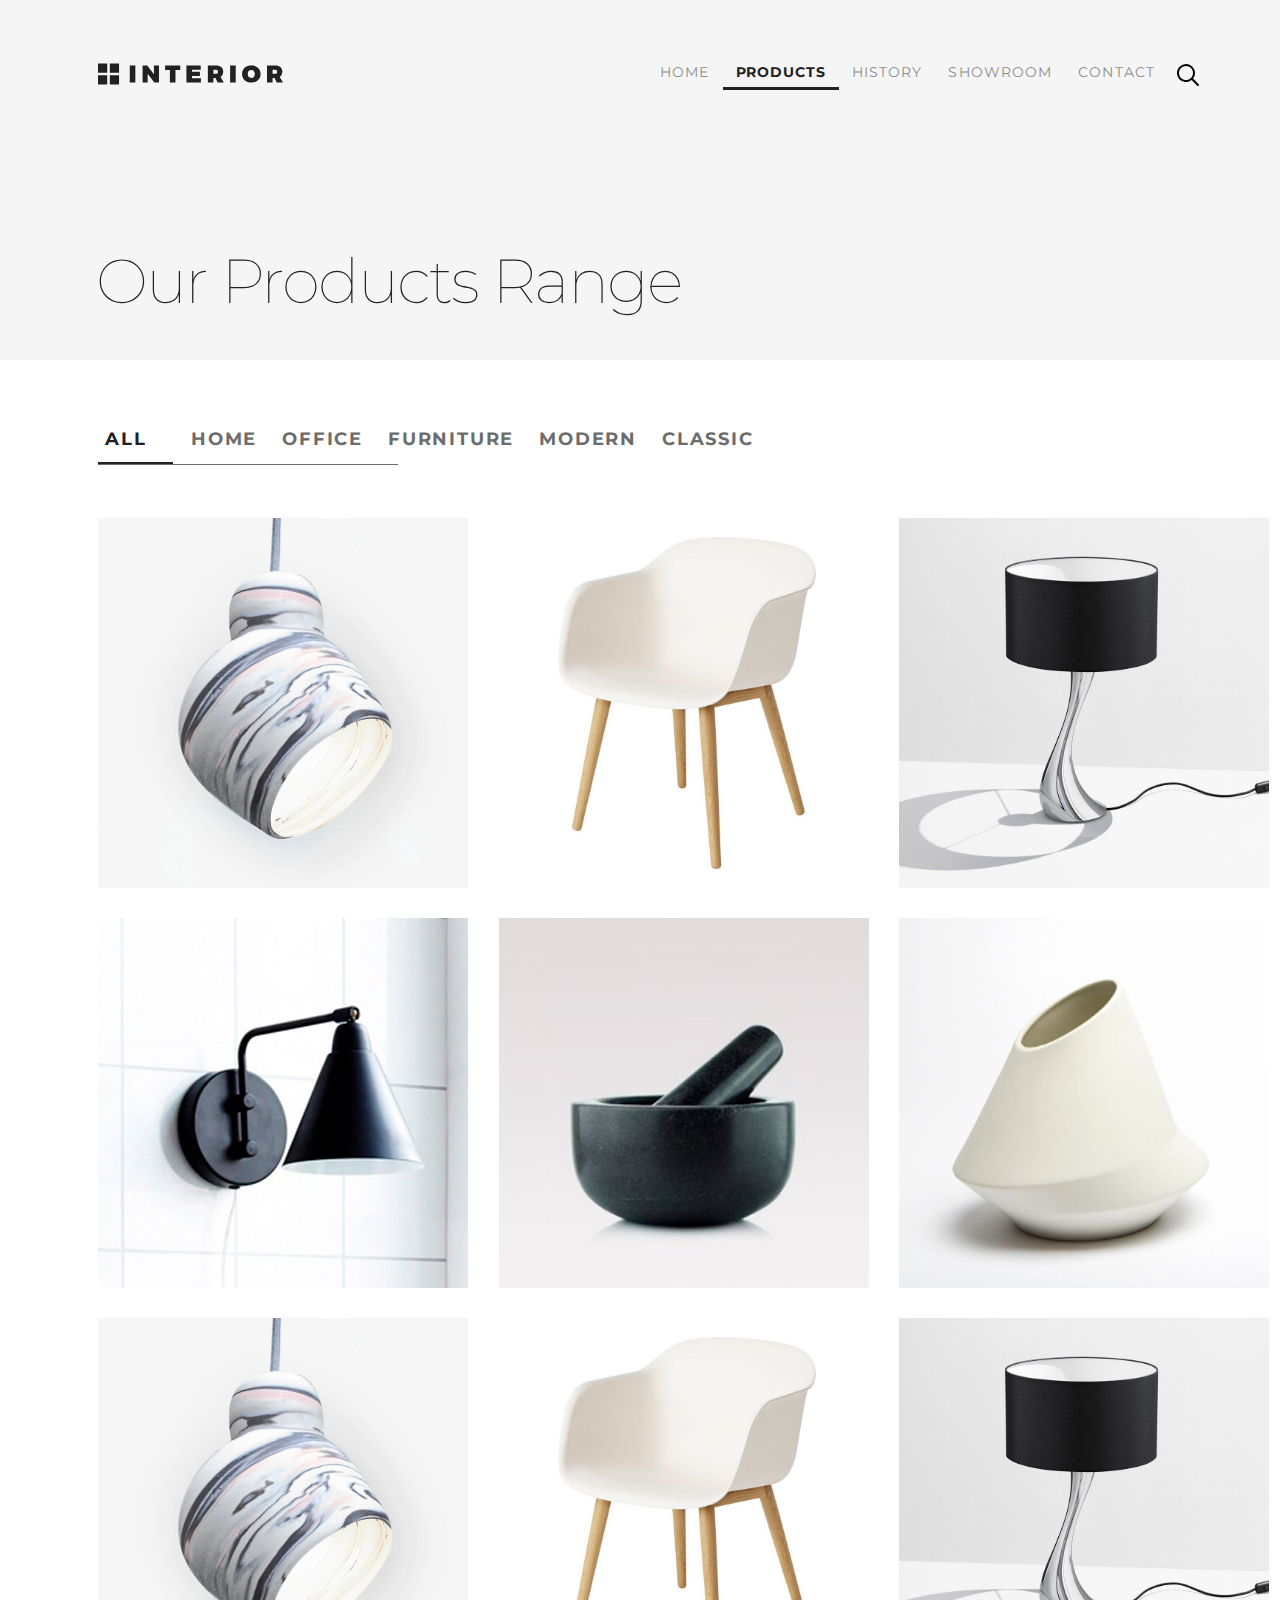
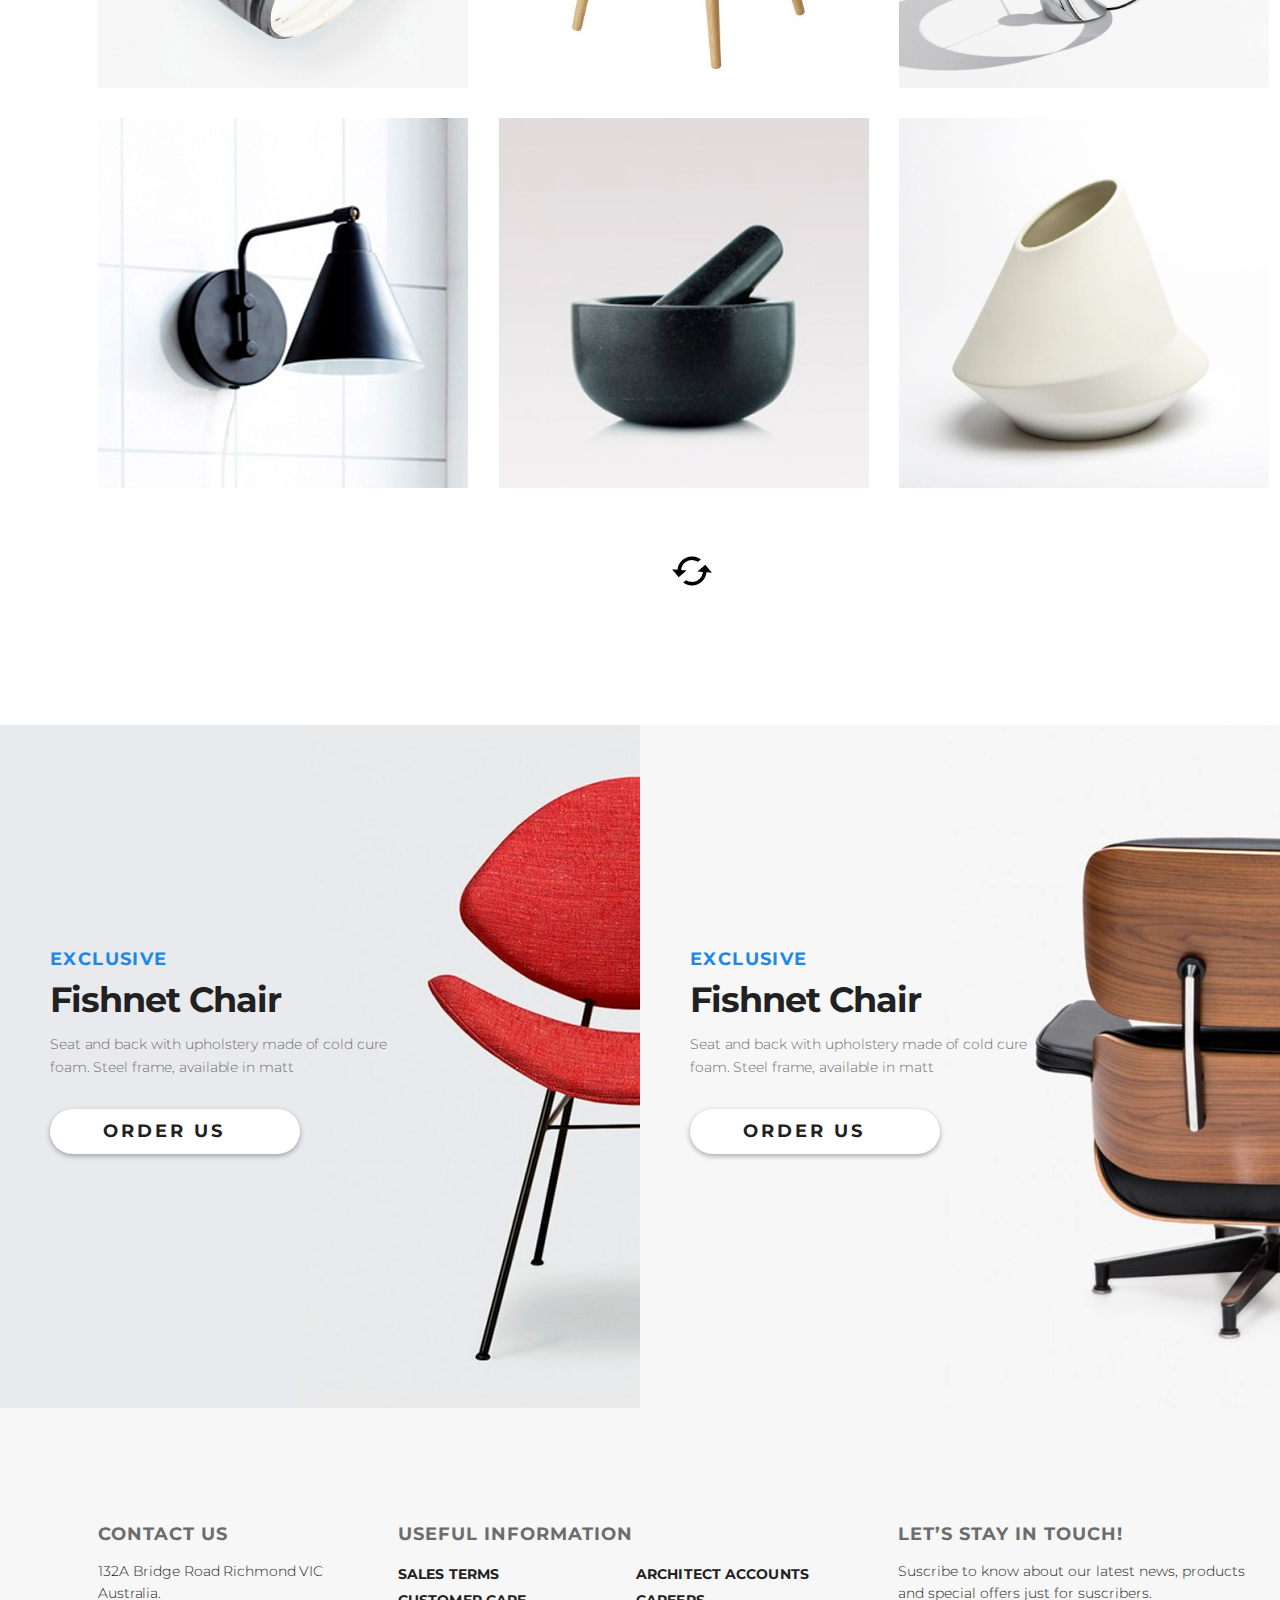
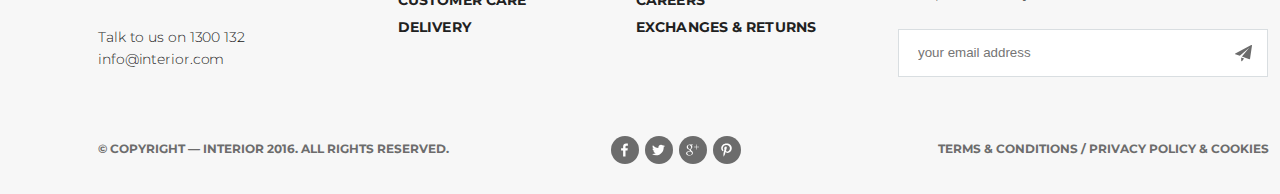
<file: products-page.html>
<!DOCTYPE html>
<html lang="en">
  <head>
    <meta charset="UTF-8" />
    <meta http-equiv="X-UA-Compatible" content="IE=edge" />
    <meta name="viewport" content="width=device-width, initial-scale=1.0" />
    <link rel="preconnect" href="https://fonts.gstatic.com" />
    <link
      href="https://fonts.googleapis.com/css2?family=Montserrat:ital,wght@0,100;0,300;0,400;0,500;0,600;0,700;0,800;1,200&display=swap"
      rel="stylesheet"
    />
    <link rel="stylesheet" href="css/style.css" />

    <link rel="shortcut icon" href="img/favicon.ico" type="image/x-icon" />
    <link rel="icon" href="img/favicon.ico" type="image/x-icon" />
    <title>interior</title>
  </head>
  <body>
    <div class="container">
      <header class="header">
        <div class="content-container">
          <div class="header__wrapper">
            <a href="#" class="header__logo">
              <svg class="header__icon">
                <use xlink:href="img/sprite.svg#logo"></use>
              </svg>
            </a>
            <div class="header__navbar navbar">
              <ul class="navbar__list">
                <li class="navbar__item">
                  <a href="index.html" class="navbar__link">HOME</a>
                </li>
                <li class="navbar__item">
                  <a
                    href="products-page.html"
                    class="navbar__link navbar__link--active"
                  >
                    PRODUCTS</a
                  >
                </li>
                <li class="navbar__item">
                  <a href="#" class="navbar__link">HISTORY</a>
                </li>
                <li class="navbar__item">
                  <a href="product-deails.html" class="navbar__link"
                    >SHOWROOM</a
                  >
                </li>
                <li class="navbar__item">
                  <a href="contact.html" class="navbar__link">CONTACT</a>
                </li>
              </ul>

              <form action="#" class="navbar__search search">
                <input type="text" class="search__input" />
                <button class="search__button">
                  <svg class="search__icon">
                    <use xlink:href="img/sprite.svg#search"></use>
                  </svg>
                </button>
              </form>
            </div>
            <!-- /.header__navbar-mobile navbar-mobile -->
            <button class="menu-button">
              <span class="menu-button__line"></span>
            </button>
            <div class="header__navbar-mobile navbar-mobile">
              <ul class="navbar-mobile__list">
                <li class="navbar-mobile__item">
                  <a href="index.html" class="navbar-mobile__link">HOME</a>
                </li>
                <li class="navbar-mobile__item">
                  <a href="products-page.html" class="navbar-mobile__link">
                    PRODUCTS</a
                  >
                </li>
                <li class="navbar-mobile__item">
                  <a href="#" class="navbar-mobile__link">HISTORY</a>
                </li>
                <li class="navbar-mobile__item">
                  <a href="product-deails.html" class="navbar-mobile__link"
                    >SHOWROOM</a
                  >
                </li>
                <li class="navbar-mobile__item">
                  <a href="contact.html" class="navbar-mobile__link">CONTACT</a>
                </li>
              </ul>

              <form action="#" class="navbar-mobile__search search">
                <input type="text" class="search__input navbar-mobile__input" />
                <button class="search__button">
                  <svg class="search__icon">
                    <use xlink:href="img/sprite.svg#search"></use>
                  </svg>
                </button>
              </form>
            </div>
            <!-- /.header__navbar-mobile navbar-mobile -->
          </div>
          <!-- /.header__wrapper -->
        </div>
        <!-- /.content-conteiner -->
      </header>
      <main>
        <section class="products-page">
          <div class="title-block-page">
            <h1 class="page-title">Our products range</h1>
          </div>
          <!-- /.title-block -->
          <div class="content-container">
            <div class="products-page__filters">
              <a
                href="#"
                class="products-page__link products-page__link--active"
                >All</a
              >
              <a href="#" class="products-page__link">HOME</a>
              <a href="#" class="products-page__link">OFFICE</a>
              <a href="#" class="products-page__link">FURNITURE</a>
              <a href="#" class="products-page__link">MODERN</a
              ><a href="#" class="products-page__link">CLASSIC</a>
            </div>
            <!-- /.products-page__filters -->
            <div class="products-page__wrapper">
              <div class="content">
                <div class="content__block">
                  <div class="content__description description">
                    <a href="#" class="description__button button">
                      <svg class="description__icon">
                        <use xlink:href="img/sprite.svg#right-arrow"></use>
                      </svg>
                    </a>
                    <h4 class="description__title">Fishnet Chair</h4>
                    <p class="description__text">
                      Seat and back with upholstery made of&nbsp;cold cure foam
                      .
                      <br />
                      Steel frame, available in&nbsp;matt powder-coated black
                      or&nbsp;highly polished chrome.
                    </p>
                  </div>
                  <!-- /.content__description -->
                  <div class="content__img">
                    <img src="img/product-5.jpg" alt="product" />
                  </div>
                </div>
                <!-- /.content__block -->

                <div class="content__block">
                  <div class="content__description description">
                    <a href="" class="description__button button">
                      <svg class="description__icon">
                        <use xlink:href="img/sprite.svg#right-arrow"></use>
                      </svg>
                    </a>
                    <h4 class="description__title">Fishnet Chair</h4>
                    <p class="description__text">
                      Seat and back with upholstery made of&nbsp;cold cure foam
                      .
                      <br />
                      Steel frame, available in&nbsp;matt powder-coated black
                      or&nbsp;highly polished chrome.
                    </p>
                  </div>
                  <!-- /.content__description -->
                  <div class="content__img">
                    <img src="img/product-6.jpg" alt="product" />
                  </div>
                </div>
                <!-- /.content__block -->

                <div class="content__block">
                  <div class="content__description description">
                    <a href="" class="description__button button">
                      <svg class="description__icon">
                        <use xlink:href="img/sprite.svg#right-arrow"></use>
                      </svg>
                    </a>
                    <h4 class="description__title">Fishnet Chair</h4>
                    <p class="description__text">
                      Seat and back with upholstery made of&nbsp;cold cure foam
                      .
                      <br />
                      Steel frame, available in&nbsp;matt powder-coated black
                      or&nbsp;highly polished chrome.
                    </p>
                  </div>
                  <!-- /.content__description -->
                  <div class="content__img">
                    <img src="img/product-7.jpg" alt="product" />
                  </div>
                </div>
                <!-- /.content__block -->

                <div class="content__block">
                  <div class="content__description description">
                    <a href="" class="description__button button">
                      <svg class="description__icon">
                        <use xlink:href="img/sprite.svg#right-arrow"></use>
                      </svg>
                    </a>
                    <h4 class="description__title">Fishnet Chair</h4>
                    <p class="description__text">
                      Seat and back with upholstery made of&nbsp;cold cure foam
                      .
                      <br />
                      Steel frame, available in&nbsp;matt powder-coated black
                      or&nbsp;highly polished chrome.
                    </p>
                  </div>
                  <!-- /.block__description -->
                  <div class="content__img">
                    <img src="img/product-8.jpg" alt="product" />
                  </div>
                </div>
                <!-- /.content__block -->

                <div class="content__block">
                  <div class="content__description description">
                    <a href="" class="description__button button">
                      <svg class="description__icon">
                        <use xlink:href="img/sprite.svg#right-arrow"></use>
                      </svg>
                    </a>
                    <h4 class="description__title">Fishnet Chair</h4>
                    <p class="description__text">
                      Seat and back with upholstery made of&nbsp;cold cure foam
                      .
                      <br />
                      Steel frame, available in&nbsp;matt powder-coated black
                      or&nbsp;highly polished chrome.
                    </p>
                  </div>
                  <!-- /.trending-products__description__description -->
                  <div class="content__img">
                    <img src="img/product-9.jpg" alt="product" />
                  </div>
                </div>
                <!-- /.content__block -->

                <div class="content__block">
                  <div class="content__description description">
                    <a href="" class="description__button button">
                      <svg class="description__icon">
                        <use xlink:href="img/sprite.svg#right-arrow"></use>
                      </svg>
                    </a>
                    <h4 class="description__title">Fishnet Chair</h4>
                    <p class="description__text">
                      Seat and back with upholstery made of&nbsp;cold cure foam
                      .
                      <br />
                      Steel frame, available in&nbsp;matt powder-coated black
                      or&nbsp;highly polished chrome.
                    </p>
                  </div>
                  <!-- /.content__description -->
                  <div class="content__img">
                    <img src="img/product-10.jpg" alt="product" />
                  </div>
                </div>
                <!-- /.content__block -->

                <div class="content__block">
                  <div class="content__description description">
                    <a href="#" class="description__button button">
                      <svg class="description__icon">
                        <use xlink:href="img/sprite.svg#right-arrow"></use>
                      </svg>
                    </a>
                    <h4 class="description__title">Fishnet Chair</h4>
                    <p class="description__text">
                      Seat and back with upholstery made of&nbsp;cold cure foam
                      .
                      <br />
                      Steel frame, available in&nbsp;matt powder-coated black
                      or&nbsp;highly polished chrome.
                    </p>
                  </div>
                  <!-- /.content__description -->
                  <div class="content__img">
                    <img src="img/product-5.jpg" alt="product" />
                  </div>
                </div>
                <!-- /.content__block -->

                <div class="content__block">
                  <div class="content__description description">
                    <a href="" class="description__button button">
                      <svg class="description__icon">
                        <use xlink:href="img/sprite.svg#right-arrow"></use>
                      </svg>
                    </a>
                    <h4 class="description__title">Fishnet Chair</h4>
                    <p class="description__text">
                      Seat and back with upholstery made of&nbsp;cold cure foam
                      .
                      <br />
                      Steel frame, available in&nbsp;matt powder-coated black
                      or&nbsp;highly polished chrome.
                    </p>
                  </div>
                  <!-- /.content__description -->
                  <div class="content__img">
                    <img src="img/product-6.jpg" alt="product" />
                  </div>
                </div>
                <!-- /.content__block -->

                <div class="content__block">
                  <div class="content__description description">
                    <a href="" class="description__button button">
                      <svg class="description__icon">
                        <use xlink:href="img/sprite.svg#right-arrow"></use>
                      </svg>
                    </a>
                    <h4 class="description__title">Fishnet Chair</h4>
                    <p class="description__text">
                      Seat and back with upholstery made of&nbsp;cold cure foam
                      .
                      <br />
                      Steel frame, available in&nbsp;matt powder-coated black
                      or&nbsp;highly polished chrome.
                    </p>
                  </div>
                  <!-- /.content__description -->
                  <div class="content__img">
                    <img src="img/product-7.jpg" alt="product" />
                  </div>
                </div>
                <!-- /.content__block -->

                <div class="content__block">
                  <div class="content__description description">
                    <a href="" class="description__button button">
                      <svg class="description__icon">
                        <use xlink:href="img/sprite.svg#right-arrow"></use>
                      </svg>
                    </a>
                    <h4 class="description__title">Fishnet Chair</h4>
                    <p class="description__text">
                      Seat and back with upholstery made of&nbsp;cold cure foam
                      .
                      <br />
                      Steel frame, available in&nbsp;matt powder-coated black
                      or&nbsp;highly polished chrome.
                    </p>
                  </div>
                  <!-- /.block__description -->
                  <div class="content__img">
                    <img src="img/product-8.jpg" alt="product" />
                  </div>
                </div>
                <!-- /.content__block -->

                <div class="content__block">
                  <div class="content__description description">
                    <a href="" class="description__button button">
                      <svg class="description__icon">
                        <use xlink:href="img/sprite.svg#right-arrow"></use>
                      </svg>
                    </a>
                    <h4 class="description__title">Fishnet Chair</h4>
                    <p class="description__text">
                      Seat and back with upholstery made of&nbsp;cold cure foam
                      .
                      <br />
                      Steel frame, available in&nbsp;matt powder-coated black
                      or&nbsp;highly polished chrome.
                    </p>
                  </div>
                  <!-- /.trending-products__description__description -->
                  <div class="content__img">
                    <img src="img/product-9.jpg" alt="product" />
                  </div>
                </div>
                <!-- /.content__block -->

                <div class="content__block">
                  <div class="content__description description">
                    <a href="" class="description__button button">
                      <svg class="description__icon">
                        <use xlink:href="img/sprite.svg#right-arrow"></use>
                      </svg>
                    </a>
                    <h4 class="description__title">Fishnet Chair</h4>
                    <p class="description__text">
                      Seat and back with upholstery made of&nbsp;cold cure foam
                      .
                      <br />
                      Steel frame, available in&nbsp;matt powder-coated black
                      or&nbsp;highly polished chrome.
                    </p>
                  </div>
                  <!-- /.content__description -->
                  <div class="content__img">
                    <img src="img/product-10.jpg" alt="product" />
                  </div>
                </div>
                <!-- /.content__block -->
              </div>
              <!-- /.content -->
            </div>
            <!-- /.products-page__wrapper -->

            <a href="#" class="products-page__loop loop">
              <svg class="loop__icon">
                <use xlink:href="img/sprite.svg#001-loop"></use>
              </svg>
            </a>
          </div>
          <!-- /.content-container -->
        </section>

        <article class="promo-product">
          <div class="promo-product__content promo-product__content--first">
            <h3 class="promo-product__subtitle">exclusive</h3>
            <h2 class="promo-product__title">Fishnet Chair</h2>
            <p class="promo-product__text">
              Seat and back with upholstery made of&nbsp;cold cure foam. Steel
              frame, available in&nbsp;matt <br />
              powder-coated black or&nbsp;highly polished chrome.
            </p>
            <a href="#" class="promo-product__button button"
              >Order Us
              <svg class="button__icon">
                <use xlink:href="img/sprite.svg#right-arrow"></use>
              </svg>
            </a>
          </div>
          <!-- /.promo-product__content promo-product__content-first -->
          <div class="promo-product__content promo-product__content--second">
            <h3 class="promo-product__subtitle">exclusive</h3>
            <h2 class="promo-product__title">Fishnet Chair</h2>
            <p class="promo-product__text">
              Seat and back with upholstery made of&nbsp;cold cure foam. Steel
              frame, available in&nbsp;matt <br />
              powder-coated black or&nbsp;highly polished chrome.
            </p>
            <a href="#" class="promo-product__button button"
              >Order Us
              <svg class="button__icon">
                <use xlink:href="img/sprite.svg#right-arrow"></use>
              </svg>
            </a>
          </div>
          <!-- /.promo-product__content promo-product__content-second -->
        </article>
      </main>
      <footer class="footer">
        <div class="content-container">
          <div class="footer__lists">
            <div class="footer__contact contact">
              <h4 class="footer__title">Contact Us</h4>
              <ul class="contact__list">
                <li class="contact__item">
                  132A Bridge Road Richmond VIC Australia.
                </li>
                <li class="contact__item">
                  Talk to us on
                  <a href="tel:1300132" class="footer__link">1300 132</a>
                  <a href="mailto:info@interior.com" class="footer__link"
                    >info@interior.com</a
                  >
                </li>
              </ul>
            </div>
            <!-- /.footer__block -->
            <div class="footer__useful-information useful-information">
              <h4 class="footer__title">Useful Information</h4>
              <ul class="useful-information__list">
                <li class="useful-information__item">
                  <a href="" class="useful-information__link">Sales terms </a>
                </li>
                <li class="useful-information__item">
                  <a href="" class="useful-information__link">Customer care</a>
                </li>
                <li class="useful-information__item">
                  <a href="" class="useful-information__link">Delivery</a>
                </li>

                <li class="useful-information__item">
                  <a href="" class="useful-information__link"
                    >Architect accounts
                  </a>
                </li>
                <li class="useful-information__item">
                  <a href="" class="useful-information__link">Careers</a>
                </li>
                <li class="useful-information__item">
                  <a href="" class="useful-information__link"
                    >Exchanges & returns</a
                  >
                </li>
              </ul>
            </div>
            <!-- /.footer__useful-information useful-information -->
            <div class="footer__block">
              <h4 class="footer__title">Let’s Stay in Touch!</h4>
              <p class="footer__text">
                Suscribe to&nbsp;know about our latest news, products and
                special offers just for suscribers.
              </p>
              <form action="#" class="footer__form form">
                <input
                  type="text"
                  name="email"
                  class="form__input"
                  placeholder="your email address"
                  required
                />
                <button class="form__button" type="submit">
                  <svg class="form__icon">
                    <use xlink:href="img/sprite.svg#003-paper-plane"></use>
                  </svg>
                </button>
              </form>
            </div>
            <!-- /.footer__block -->
          </div>
          <!-- /.footer__lists -->
          <div class="footer__bottom">
            <span class="footer__copyright"
              >&copy;&nbsp;Copyright&nbsp;&mdash; INTERIOR 2016. All Rights
              Reserved.</span
            >

            <div class="footer__social-media social-media">
              <a href="https://www.facebook.com/" class="social-media__circle">
                <svg class="social-media__icon">
                  <use
                    xlink:href="img/sprite.svg#002-facebook-app-symbol"
                  ></use>
                </svg>
              </a>
              <!-- /.social-media__circle -->

              <a href="https://twitter.com/" class="social-media__circle">
                <svg class="social-media__icon">
                  <use xlink:href="img/sprite.svg#004-twitter"></use>
                </svg>
              </a>
              <!-- /.social-media__circle -->

              <a href="https://plus.google.com/" class="social-media__circle">
                <svg class="social-media__icon">
                  <use xlink:href="img/sprite.svg#005-google-plus-logo"></use>
                </svg>
              </a>
              <!-- /.social-media__circle -->

              <a href="https://www.pinterest.com/" class="social-media__circle">
                <svg class="social-media__icon">
                  <use xlink:href="img/sprite.svg#001-pinterest"></use>
                </svg>
              </a>
              <!-- /.social-media__circle -->
            </div>
            <!-- /.footer__social-media -->
            <span class="footer__legal"
              >Terms &amp;&nbsp;Conditions&nbsp;/ Privacy policy
              &amp;&nbsp;Cookies</span
            >
          </div>
          <!-- /.footer__bottom -->
        </div>
        <!-- /.content-container -->
      </footer>
    </div>
    <!-- /.container -->
    <script src="js/jquery-3.5.1.min.js"></script>
    <script src="js/main.js"></script>
  </body>
</html>
</file>
<file: css/style.css>
@font-face {
  font-family: 'Gotham';
  src: url("../font/Gotham-Light.woff2") format("woff2"), url("../font/Gotham-Light.woff") format("woff");
  font-weight: 300;
  font-style: normal;
  font-display: swap;
}

* {
  margin: 0;
  padding: 0;
  box-sizing: border-box;
}

body {
  font-family: 'Montserrat', sans-serif;
}

.svg {
  width: 100%;
  height: 100%;
}

.container {
  position: relative;
  max-width: 1366px;
  margin: 0 auto;
}

.content-container {
  max-width: 1171px;
  margin: 0 auto 0 98px;
}

img {
  width: 100%;
  height: 100%;
  object-fit: cover;
}

.header {
  position: absolute;
  top: 0;
  left: 0;
  right: 0;
  z-index: 100;
  padding: 63px 0 10px 0;
  width: 100%;
}

.header__wrapper {
  display: flex;
  justify-content: space-between;
}

.header__logo {
  display: block;
  width: 185px;
  height: 22px;
}

.header__icon {
  width: 185px;
  height: 22px;
}

.navbar {
  display: flex;
  align-items: center;
}

.navbar__list {
  display: flex;
  list-style: none;
  margin-right: 7px;
}

.navbar__link {
  display: block;
  padding: 4px 13px 10px 13px;
  text-decoration: none;
  font-size: 14px;
  font-weight: 400;
  font-style: normal;
  line-height: 10px;
  letter-spacing: 1.1px;
  color: #8c8c8c;
}

.navbar__link--active {
  font-weight: 700;
  letter-spacing: 0.9px;
  color: #212121;
  border-bottom: 3px solid #212121;
}

.navbar__link:hover {
  color: #212121;
}

.navbar__search {
  margin-right: 69px;
}

.search {
  position: relative;
  overflow: hidden;
  border-radius: 6px;
  outline: none;
  width: 25px;
  height: 25px;
}

.search__input {
  width: 100%;
  height: 100%;
  padding-left: 10px;
  padding-right: 25px;
  background: transparent;
  border: none;
  font-size: 12px;
  line-height: 15px;
  color: #333;
}

.search__button {
  position: absolute;
  top: 0;
  right: 0;
  width: 24px;
  min-height: 24px;
  max-height: 100%;
  background-color: transparent;
  outline: none;
  border: none;
  cursor: pointer;
}

.search__icon {
  width: 23px;
  height: 23px;
}

.menu-button {
  display: none;
  cursor: pointer;
}

.navbar-mobile {
  display: none;
}

.hero__slider {
  padding-top: 373px;
  background: url(../img/slider_1.jpg) no-repeat left center;
}

.slider {
  position: relative;
  width: 100%;
  height: 800px;
  background-size: cover;
}

.slider__subtitle {
  font-size: 18px;
  font-weight: bold;
  font-style: normal;
  line-height: 13px;
  letter-spacing: 1.4px;
  text-transform: uppercase;
  color: #43a047;
  margin-bottom: 22px;
}

.slider__title {
  font-size: 62px;
  font-weight: 100;
  font-style: normal;
  line-height: 43px;
  letter-spacing: -3.3px;
  text-transform: uppercase;
  color: #212121;
  text-align: left;
  margin-bottom: 28px;
}

.slider__text {
  width: 470px;
  min-height: 50px;
  font-size: 14px;
  font-weight: 300;
  font-style: normal;
  line-height: 24px;
  letter-spacing: -0.2px;
  color: #6c6c6c;
  overflow: hidden;
  margin-bottom: 26px;
}

.slider__button {
  padding: 15px;
  display: flex;
  justify-content: center;
  align-items: center;
  border-radius: 22.5px;
  text-decoration: none;
  min-width: 200px;
  max-width: 212px;
  min-height: 45px;
  background-color: #ffffff;
  font-size: 18px;
  font-weight: bold;
  font-style: normal;
  line-height: 13px;
  letter-spacing: 3px;
  text-transform: uppercase;
  color: #212121;
  overflow: hidden;
  fill: #fff;
  max-width: 212px;
  margin-bottom: 32px;
  box-shadow: 0px 2px 4.9px 0.2px rgba(33, 33, 33, 0.35);
}

.slider__button:hover {
  fill: #212121;
  transition: 1s;
}

.slider__button:active {
  box-shadow: none;
}

.button__icon {
  width: 12px;
  height: 13px;
  margin-left: 10px;
}

.pagination {
  position: absolute;
  bottom: 15px;
  left: 50%;
  transform: translateX(-50%);
}

.pagination__circle {
  margin: 5px;
  display: inline-block;
  width: 30px;
  height: 30px;
  border-radius: 50%;
  background-color: #c7c7c7;
}

.pagination__circle:hover {
  background-color: #212121;
}

.pagination__circle--active {
  width: 40px;
  height: 40px;
  background-color: #212121;
  margin-bottom: 0;
}

.tab {
  padding: 112px 0 120px 0;
}

.tab__top {
  display: flex;
  justify-content: space-between;
  margin-bottom: 50px;
}

.tab__button {
  padding: 15px;
  display: flex;
  justify-content: center;
  align-items: center;
  border-radius: 22.5px;
  text-decoration: none;
  min-width: 200px;
  max-width: 212px;
  min-height: 45px;
  background-color: #ffffff;
  font-size: 18px;
  font-weight: bold;
  font-style: normal;
  line-height: 13px;
  letter-spacing: 3px;
  text-transform: uppercase;
  color: #212121;
  overflow: hidden;
  fill: #fff;
  min-width: 180px;
  padding: 0;
}

.tab__button:hover {
  fill: #212121;
  transition: 1s;
}

.tab__button:active {
  fill: #6c6c6c;
  color: #6c6c6c;
}

.tab__content {
  display: flex;
  justify-content: space-between;
}

.tab__block {
  position: relative;
  width: 270px;
  height: 270px;
  overflow: hidden;
}

.tab__block:hover .tab__description {
  left: 0;
  transition: 1s;
}

.tab__description {
  position: absolute;
  bottom: 0;
  left: -270px;
  padding: 62px 32px 60px 32px;
  width: 269px;
  height: 268px;
  background-color: #ffffff;
  opacity: 0.9;
  border: 1px solid #9c9c9c;
  text-align: center;
}

.filters {
  position: relative;
  min-height: 57px;
  padding-bottom: 3px;
}

.filters::after {
  position: absolute;
  left: 0;
  bottom: 1px;
  content: "";
  width: 300px;
  height: 1px;
  background-color: #6c6c6c;
}

.filters__link {
  padding: 0 23px 8px 8px;
  text-decoration: none;
  font-size: 36px;
  font-weight: bold;
  font-style: normal;
  line-height: normal;
  letter-spacing: -2px;
  color: #6c6c6c;
}

.filters__link:hover {
  color: #212121;
}

.filters__link--active {
  color: #212121;
  border-bottom: 3px solid #212121;
}

.description__button {
  display: inline-block;
  width: 48px;
  height: 48px;
  padding: 14px 18px;
  border-radius: 50%;
  margin-bottom: 13px;
  box-shadow: 0px 2px 4.9px 0.2px rgba(33, 33, 33, 0.35);
}

.description__icon {
  width: 12px;
  height: 20px;
}

.description__title {
  font-size: 22px;
  font-weight: bold;
  font-style: normal;
  line-height: 1.36;
  letter-spacing: normal;
  text-align: center;
  color: #212121;
  margin-bottom: 17px;
}

.description__text {
  height: 33px;
  overflow: hidden;
  font-size: 14px;
  font-weight: 300;
  font-style: normal;
  line-height: 1.2em;
  letter-spacing: -0.8px;
  text-align: center;
  color: #6c6c6c;
}

.promo-product {
  display: flex;
}

.promo-product__content {
  padding: 228px 0;
  padding-left: 50px;
  flex-basis: 50%;
  height: 683px;
}

.promo-product__content--first {
  background: url(../img/promo-img1.jpg) no-repeat right center;
  background-size: cover;
}

.promo-product__content--second {
  background: url(../img/promo-img2.jpg) no-repeat right center;
  background-size: cover;
}

.promo-product__subtitle {
  font-size: 18px;
  font-weight: bold;
  font-style: normal;
  line-height: 13px;
  letter-spacing: 1.4px;
  text-transform: uppercase;
  color: #1e88e5;
  margin-bottom: 12px;
}

.promo-product__title {
  font-size: 35px;
  font-weight: 700;
  font-style: normal;
  line-height: 43px;
  letter-spacing: -1px;
  color: #212121;
  margin-bottom: 12px;
}

.promo-product__text {
  width: 374px;
  height: 42px;
  font-size: 14px;
  font-weight: 300;
  font-stretch: normal;
  font-style: normal;
  line-height: 23px;
  letter-spacing: -0.1px;
  color: #6c6c6c;
  overflow: hidden;
  margin-bottom: 34px;
}

.promo-product__button {
  padding: 15px;
  display: flex;
  justify-content: center;
  align-items: center;
  border-radius: 22.5px;
  text-decoration: none;
  min-width: 200px;
  max-width: 212px;
  min-height: 45px;
  background-color: #ffffff;
  font-size: 18px;
  font-weight: bold;
  font-style: normal;
  line-height: 13px;
  letter-spacing: 3px;
  text-transform: uppercase;
  color: #212121;
  overflow: hidden;
  fill: #fff;
  box-shadow: 0px 2px 4.9px 0.2px rgba(33, 33, 33, 0.35);
}

.promo-product__button:hover {
  fill: #212121;
  transition: 1s;
}

.promo-product__button:active {
  box-shadow: none;
}

.promo-product__icon {
  width: 12px;
  height: 13px;
  margin-left: 10px;
}

.trending-products {
  padding: 110px 0 87px 0;
}

.trending-products__title-block {
  display: flex;
  justify-content: space-between;
  margin-bottom: 58px;
}

.trending-products__title {
  font-size: 35px;
  font-weight: 700;
  font-style: normal;
  line-height: 43px;
  letter-spacing: -1px;
  color: #212121;
}

.trending-products__button {
  margin-top: 6px;
  padding: 15px;
  display: flex;
  justify-content: center;
  align-items: center;
  border-radius: 22.5px;
  text-decoration: none;
  min-width: 200px;
  max-width: 212px;
  min-height: 45px;
  background-color: #ffffff;
  font-size: 18px;
  font-weight: bold;
  font-style: normal;
  line-height: 13px;
  letter-spacing: 3px;
  text-transform: uppercase;
  color: #212121;
  overflow: hidden;
  fill: #fff;
  min-width: 180px;
  padding: 0;
}

.trending-products__button:hover {
  fill: #212121;
  transition: 1s;
}

.trending-products__button:active {
  fill: #6c6c6c;
  color: #6c6c6c;
}

.content {
  display: flex;
  flex-wrap: wrap;
  justify-content: space-between;
}

.content__block {
  position: relative;
  width: 370px;
  height: 370px;
  margin-bottom: 30px;
  overflow: hidden;
}

.content__block:hover .content__description {
  left: 0;
  transition: 1s;
}

.content__description {
  position: absolute;
  bottom: 0;
  left: -370px;
  padding: 65px 35px 65px 35px;
  width: 370px;
  height: 370px;
  background-color: #ffffff;
  opacity: 0.9;
  border: 1px solid #9c9c9c;
  text-align: center;
}

.hot-deals__slider {
  padding-top: 288px;
  background: url(../img/slider_hot-deals_1.jpg) no-repeat left center;
  background-size: cover;
}

.hot-deals__subtitle {
  font-size: 18px;
  font-weight: bold;
  font-style: normal;
  line-height: 13px;
  letter-spacing: 1.4px;
  text-transform: uppercase;
  color: #e53935;
  margin-bottom: 22px;
}

.hot-deals__title {
  font-size: 62px;
  font-weight: 100;
  font-style: normal;
  line-height: 43px;
  letter-spacing: -3.3px;
  text-transform: uppercase;
  color: #212121;
  text-align: left;
  margin-bottom: 28px;
}

.hot-deals__text {
  width: 470px;
  height: 45px;
  font-size: 14px;
  font-weight: 300;
  font-style: normal;
  line-height: 1.7em;
  letter-spacing: -0.2px;
  color: #6c6c6c;
  overflow: hidden;
  margin-bottom: 32px;
}

.exclusive-product {
  padding: 120px 0;
}

.exclusive-product__wrapper {
  display: flex;
  justify-content: space-between;
}

.exclusive-product__cards {
  display: flex;
  flex-wrap: wrap;
  justify-content: space-between;
  align-content: space-between;
  max-width: 570px;
}

.exclusive-product__card {
  position: relative;
  overflow: hidden;
  width: 270px;
  height: 270px;
}

.exclusive-product__card:hover .exclusive-product__hover {
  left: 0;
  transition: 1s;
}

.exclusive-product__card--big {
  width: 570px;
  height: 570px;
}

.exclusive-product__hover {
  position: absolute;
  top: 155px;
  left: -396px;
  width: 570px;
  padding: 31px 170px 31px 31px;
}

.hover__subtitle {
  font-size: 18px;
  font-weight: bold;
  font-style: normal;
  line-height: 13px;
  letter-spacing: 1.4px;
  text-transform: uppercase;
  color: #1e88e5;
  margin-bottom: 18px;
}

.hover__title {
  font-size: 35px;
  font-weight: 700;
  font-style: normal;
  line-height: 43px;
  letter-spacing: -1px;
  color: #212121;
  margin-bottom: 24px;
}

.hover__text {
  height: 38px;
  font-size: 14px;
  font-weight: 300;
  font-style: normal;
  letter-spacing: normal;
  color: #6c6c6c;
  overflow: hidden;
  margin-bottom: 32px;
}

.hover__button {
  padding: 15px;
  display: flex;
  justify-content: center;
  align-items: center;
  border-radius: 22.5px;
  text-decoration: none;
  min-width: 200px;
  max-width: 212px;
  min-height: 45px;
  background-color: #ffffff;
  font-size: 18px;
  font-weight: bold;
  font-style: normal;
  line-height: 13px;
  letter-spacing: 3px;
  text-transform: uppercase;
  color: #212121;
  overflow: hidden;
  fill: #fff;
  box-shadow: 0px 2px 4.9px 0.2px rgba(33, 33, 33, 0.35);
}

.hover__button:hover {
  fill: #212121;
  transition: 1s;
}

.hover__button:active {
  box-shadow: none;
}

.mobile-app {
  padding: 125px 0 120px 0;
  width: 100%;
  height: 516px;
  background: url(../img/mobile-app_bg.jpg) no-repeat left center;
}

.mobile-app__subtitle {
  font-size: 18px;
  font-weight: bold;
  font-style: normal;
  line-height: 13px;
  letter-spacing: 1.4px;
  text-transform: uppercase;
  color: #6c6c6c;
  margin-bottom: 8px;
}

.mobile-app__title {
  width: 432px;
  font-size: 62px;
  font-weight: 100;
  font-style: normal;
  line-height: 43px;
  letter-spacing: -3.3px;
  text-transform: uppercase;
  color: #212121;
  text-align: left;
  line-height: 1.16;
  margin-bottom: 10px;
}

.mobile-app__text {
  height: 21px;
  font-size: 22px;
  font-weight: 300;
  font-style: normal;
  line-height: 1.09;
  letter-spacing: normal;
  color: #6c6c6c;
  margin-bottom: 34px;
}

.mobile-app__link {
  display: inline-block;
  width: 135px;
  height: 40px;
  margin-right: 7px;
}

.footer {
  padding: 115px 0 30px 0;
  background-color: #f7f7f7;
  font-size: 14px;
  font-weight: 300;
  line-height: 1.57;
  color: #212121;
}

.footer__lists {
  display: flex;
  margin-bottom: 43px;
}

.footer__title {
  font-size: 18px;
  font-weight: bold;
  font-style: normal;
  line-height: 1.33;
  letter-spacing: 1px;
  color: #6c6c6c;
  text-transform: uppercase;
  margin-bottom: 14px;
}

.footer__link {
  text-decoration: none;
  color: inherit;
}

.footer__link:hover {
  font-weight: bold;
}

.footer__contact {
  margin-right: 74px;
}

.footer__useful-information {
  margin-right: 82px;
}

.footer__text {
  width: 368px;
  margin-bottom: 24px;
}

.footer__form {
  position: relative;
}

.footer__bottom {
  display: flex;
  align-items: center;
  text-transform: uppercase;
  font-size: 12px;
  font-weight: bold;
  color: #6c6c6c;
}

.contact {
  width: 226px;
}

.contact__item {
  letter-spacing: -0.1px;
  list-style-type: none;
  margin-bottom: 22px;
}

.useful-information__list {
  display: flex;
  flex-direction: column;
  flex-wrap: wrap;
  justify-content: space-between;
  align-content: space-between;
  width: 418px;
  height: 79px;
  font-size: 14px;
  font-weight: bold;
  font-style: normal;
  line-height: 1.86;
  letter-spacing: 0.1px;
  text-transform: uppercase;
  list-style-type: none;
}

.useful-information__link {
  text-decoration: none;
  color: #212121;
}

.useful-information__link:hover {
  color: #6c6c6c;
}

.form {
  width: 370px;
  overflow: hidden;
  font-size: 14px;
  font-weight: 300;
  font-style: normal;
  line-height: 1.57;
  color: #6c6c6c;
}

.form__input {
  padding: 17px 53px 17px 19px;
  width: 370px;
  height: 48px;
  border: solid 1px #d9dee1;
  background-color: #ffffff;
  outline: none;
}

.form__input:hover {
  border-color: #212121;
}

.form__input:focus {
  background-color: #212121;
  color: #fff;
}

.form__button {
  position: absolute;
  top: 0;
  bottom: 0;
  right: 0;
  padding: 16px 14px 15px 13px;
  width: 49px;
  height: 48px;
  outline: none;
  border: none;
  background-color: transparent;
  fill: #6c6c6c;
}

.form__button:hover {
  fill: #43a047;
}

.form__icon {
  width: 21px;
  height: 17px;
}

.social-media {
  display: flex;
  justify-content: space-between;
  width: 130px;
  margin-left: 162px;
  margin-right: auto;
  display: flex;
}

.social-media__circle {
  padding: 7px;
  display: inline-block;
  width: 28px;
  height: 28px;
  background-color: #6c6c6c;
  border-radius: 50%;
}

.social-media__circle:hover {
  background-color: #212121;
}

.social-media__icon {
  max-width: 13px;
  min-width: 10px;
  height: 14px;
  fill: #fff;
}

.contact-page__content-wrapper {
  padding: 71px 0 120px 0;
  display: flex;
  justify-content: space-between;
}

.contact-page__card-info {
  display: flex;
  flex-direction: column;
  align-items: center;
  padding: 48px 35px 63px 35px;
  width: 370px;
  min-height: 370px;
  opacity: 0.9;
  border: solid 1px #9c9c9c;
  background-color: #ffffff;
}

.card-info__icon {
  width: 82px;
  height: 52px;
  margin-bottom: 25px;
}

.card-info__title {
  font-size: 22px;
  font-weight: bold;
  font-stretch: normal;
  font-style: normal;
  line-height: 1.36;
  letter-spacing: normal;
  text-align: center;
  color: #212121;
  text-transform: uppercase;
  margin-bottom: 8px;
}

.card-info__link, .card-info__text {
  text-decoration: none;
  font-size: 14px;
  font-weight: 300;
  font-stretch: normal;
  font-style: normal;
  line-height: 1.43;
  letter-spacing: normal;
  text-align: center;
  color: #6c6c6c;
}

.card-info__link {
  margin-bottom: 12px;
}

.card-info__link:hover {
  font-weight: bold;
  color: #212121;
}

.card-info__title-section {
  font-size: 14px;
  font-weight: bold;
  font-stretch: normal;
  font-style: normal;
  line-height: 1.43;
  letter-spacing: normal;
  text-align: center;
  color: #6c6c6c;
}

.title-block-page {
  display: flex;
  align-items: flex-end;
  padding: 120px 0 42px 0;
  height: 360px;
  background-color: #f5f5f5;
}

.page-title {
  font-size: 62px;
  font-weight: 100;
  font-stretch: normal;
  font-style: normal;
  line-height: 1.16;
  letter-spacing: -2px;
  text-align: left;
  color: #212121;
  text-transform: capitalize;
  margin-left: 96px;
}

.products-page__filters {
  display: flex;
  position: relative;
  padding: 68px 0 48px 0;
  margin-bottom: 5px;
}

.products-page__filters::after {
  position: absolute;
  bottom: 48px;
  content: "";
  width: 300px;
  height: 1px;
  background-color: #6c6c6c;
}

.products-page__link {
  display: block;
  margin-right: 11px;
  padding: 0 7px 12px 7px;
  min-width: 75px;
  text-decoration: none;
  text-transform: uppercase;
  font-size: 18px;
  font-weight: bold;
  font-stretch: normal;
  font-style: normal;
  line-height: normal;
  letter-spacing: 1.8px;
  text-align: left;
  color: #6c6c6c;
}

.products-page__link--active {
  color: #212121;
  border-bottom: 3px solid #212121;
}

.products-page__link:hover {
  color: #212121;
}

.products-page__loop {
  display: block;
  margin: 33px 547px 130px auto;
  width: 50px;
}

.loop__icon {
  width: 40px;
  height: 40px;
  transform: rotate(-85deg);
}

.product-deails {
  padding-top: 119px;
}

.product-deails__wrapper {
  display: flex;
  margin: 71px 0 130px 0;
}

.product-deails__fiter {
  display: flex;
  justify-content: center;
  align-items: center;
  padding: 23px 0;
  background-color: #f4f4f4;
}

.product-deails__link {
  margin: 0 10px;
  text-decoration: none;
  text-transform: uppercase;
  font-size: 18px;
  font-weight: bold;
  font-stretch: normal;
  font-style: normal;
  line-height: normal;
  letter-spacing: 1.8px;
  color: #6c6c6c;
}

.product-deails__link:hover {
  color: #212121;
}

.product-deails__picture {
  max-width: 570px;
  margin-right: 56px;
}

.product-deails__img {
  width: 570px;
  height: 570px;
  margin-bottom: 11px;
}

.product-deails__description {
  padding-top: 44px;
}

.product-deails__title {
  font-size: 36px;
  font-weight: bold;
  font-stretch: normal;
  font-style: normal;
  line-height: normal;
  letter-spacing: -1.1px;
  text-align: center;
  color: #212121;
  margin-bottom: 13px;
}

.product-deails__subtitle {
  font-size: 18px;
  font-weight: bold;
  font-style: normal;
  line-height: 13px;
  letter-spacing: 1.4px;
  text-transform: uppercase;
  text-align: center;
  color: #e53935;
  margin-bottom: 36px;
}

.product-deails__price {
  margin-bottom: 33px;
}

.product-deails__button {
  padding: 15px;
  display: flex;
  justify-content: center;
  align-items: center;
  border-radius: 22.5px;
  text-decoration: none;
  min-width: 200px;
  max-width: 212px;
  min-height: 45px;
  background-color: #ffffff;
  font-size: 18px;
  font-weight: bold;
  font-style: normal;
  line-height: 13px;
  letter-spacing: 3px;
  text-transform: uppercase;
  color: #212121;
  overflow: hidden;
  fill: #fff;
  margin: 0 auto;
  padding: 30px;
  justify-content: center;
  max-width: 510px;
  background-color: #f44336;
  border-radius: 35px;
  box-shadow: 0px 2px 4.9px 0.2px rgba(33, 33, 33, 0.35);
  margin-bottom: 49px;
  font-size: 22px;
  color: #ffffff;
  fill: #f44336;
}

.product-deails__button:hover {
  fill: #fff;
  transition: 1s;
}

.product-deails__icon {
  width: 12px;
  height: 13px;
  margin-left: 10px;
  margin-left: 27px;
}

.product-deails__text {
  margin: 0 auto;
  max-width: 506px;
  max-height: 244px;
  overflow: hidden;
  font-family: Gotham;
  font-size: 16px;
  font-weight: 300;
  font-stretch: normal;
  font-style: normal;
  line-height: 1.5;
  letter-spacing: 0.4px;
  color: #212121;
}

.product-deails__p {
  margin-bottom: 10px;
}

.picture-filter {
  display: flex;
  justify-content: center;
}

.picture-filter__img {
  margin: 0 10px;
  width: 70px;
  height: 70px;
}

.picture-filter__img--active {
  opacity: 0.3;
}

.price {
  text-align: center;
}

.price__tag {
  font-family: 'Gotham';
  font-size: 36px;
  font-weight: 300;
  font-stretch: normal;
  font-style: normal;
  line-height: 0.67;
  letter-spacing: normal;
  text-align: center;
  color: #212121;
}

.price__sum {
  font-size: 72px;
  margin-left: 5px;
}

@media screen and (max-width: 1200px) {
  .content-container {
    max-width: 960px;
    margin: 0 auto;
  }
  .hero__slider {
    padding-top: 330px;
  }
  .slader {
    height: 700px;
  }
  .slader__text {
    width: 350px;
    height: 60px;
  }
  .tab__block {
    width: 225px;
    height: 225px;
  }
  .tab__description {
    width: 225px;
    height: 225px;
  }
  .promo-product__content {
    padding-left: 40px;
  }
  .promo-product__text {
    width: 245px;
    height: 70px;
  }
  .content__block {
    width: 310px;
    height: 310px;
  }
  .content__description {
    width: 310px;
    height: 310px;
  }
  .exclusive-product {
    padding: 90px 0;
  }
  .exclusive-product__cards {
    max-width: 460px;
  }
  .exclusive-product__card {
    width: 220px;
    height: 220px;
  }
  .exclusive-product__card--big {
    width: 460px;
    height: 460px;
  }
  .exclusive-product__hover {
    position: absolute;
    top: 90px;
    left: -396px;
    width: 460px;
    padding: 21px 150px 21px 21px;
  }
  .hover__text {
    height: 50px;
  }
  .footer {
    padding-top: 90px;
  }
  .footer__lists {
    justify-content: space-between;
  }
  .footer__contact {
    margin-right: 0;
  }
  .footer__useful-information {
    margin-right: 0;
  }
  .footer__text {
    width: 340px;
  }
  .footer__bottom {
    justify-content: space-between;
  }
  .social-media {
    margin: 0;
  }
  .useful-information__list {
    width: 340px;
  }
  .form {
    width: 340px;
  }
  .form__input {
    width: 100%;
  }
  .mobile-app {
    padding: 100px 0;
    height: 450px;
    background-size: cover;
    background-position: center center;
  }
  .contact-page__card-info {
    width: 300px;
  }
  .products-page__loop {
    margin: 33px auto 130px auto;
  }
  .product-deails__picture {
    margin-right: 20px;
  }
  .product-deails__img {
    width: 470px;
    height: 470px;
  }
  .product-deails__button {
    width: 470px;
  }
}

@media screen and (max-width: 991px) {
  .content-container {
    max-width: 730px;
  }
  .header {
    position: fixed;
    padding-top: 0;
    background: #f0f0f0;
  }
  .header__wrapper {
    position: relative;
    align-items: center;
  }
  .header__navbar {
    display: none;
  }
  .navbar-mobile__active {
    display: block;
    position: absolute;
    top: 0;
    right: 0;
    padding: 40px 35px 20px 10px;
    width: 288px;
    background-color: #f0f0f0;
    border-radius: 10px;
    z-index: 90;
  }
  .navbar-mobile__list {
    list-style-type: none;
  }
  .navbar-mobile__link {
    display: block;
    padding: 4px 13px 10px 13px;
    text-decoration: none;
    font-size: 14px;
    font-weight: 400;
    font-style: normal;
    line-height: 10px;
    letter-spacing: 1.2px;
    color: #8c8c8c;
    margin-bottom: 10px;
  }
  .navbar-mobile__search {
    width: 100%;
  }
  .navbar-mobile__input {
    border-bottom: 1px solid #8c8c8c;
  }
  .menu-button {
    display: block;
    position: relative;
    width: 50px;
    height: 50px;
    background: none;
    outline: none;
    border: none;
    z-index: 100;
  }
  .menu-button__line {
    position: absolute;
    top: 50%;
    left: 50%;
    transform: translate(-50%, -50%);
    width: 20px;
    height: 2px;
    background-color: #212121;
  }
  .menu-button__line::after {
    content: "";
    display: block;
    position: absolute;
    width: 20px;
    height: 2px;
    background-color: #212121;
    transform: translateY(-5px);
    transition: 0.2s;
  }
  .menu-button__line::before {
    content: "";
    display: block;
    position: absolute;
    width: 20px;
    height: 2px;
    background-color: #212121;
    transform: translateY(5px);
    transition: 0.2s;
  }
  .menu-button__active .menu-button__line::before {
    transform: rotate(45deg);
  }
  .menu-button__active .menu-button__line::after {
    transform: rotate(-45deg);
  }
  .menu-button__active .menu-button__line {
    background-color: transparent;
  }
  .hero__slider {
    padding-top: 120px;
  }
  .slider {
    height: 525px;
  }
  .slider__title {
    font-size: 52px;
  }
  .slider__subtitle {
    font-size: 16px;
  }
  .slider__text {
    width: 295px;
    height: 65px;
  }
  .slider__button {
    font-size: 16px;
    line-height: 14px;
    letter-spacing: 2.4px;
    padding-top: 15px;
    fill: #212121;
  }
  .pagination__circle {
    width: 15px;
    height: 15px;
  }
  .pagination__circle:hover {
    background-color: #c7c7c7;
  }
  .pagination__circle--active {
    width: 25px;
    height: 25px;
  }
  .pagination__circle--active:hover {
    background-color: #212121;
  }
  .tab {
    padding: 60px 0 40px 0;
  }
  .tab__button {
    font-size: 16px;
    fill: #212121;
  }
  .tab__content {
    flex-wrap: wrap;
  }
  .tab__block {
    margin-bottom: 20px;
    width: 235px;
    height: 380px;
  }
  .tab__block:hover .tab__description {
    left: 10px;
  }
  .tab__description {
    padding: 15px;
    right: -10px;
    left: 10px;
    height: 175px;
  }
  .tab__img {
    width: 225px;
  }
  .filters {
    min-height: 52px;
  }
  .filters::after {
    width: 220px;
  }
  .filters__link {
    font-size: 32px;
  }
  .filters__link:hover {
    color: #6c6c6c;
  }
  .filters__link--active:hover {
    color: #212121;
  }
  .button {
    fill: #212121;
  }
  .promo-product__content {
    padding: 75px 30px;
    height: 384px;
  }
  .promo-product__button {
    font-size: 16px;
    line-height: 14px;
    letter-spacing: 2.4px;
  }
  .promo-product__text {
    width: 40%;
  }
  .trending-products {
    padding: 60px 0;
  }
  .content__block {
    width: 330px;
    height: 450px;
  }
  .content__block:hover .content__description {
    left: 20px;
  }
  .content__img {
    width: 310px;
    height: 310px;
  }
  .content__description {
    padding: 15px;
    right: -20px;
    left: 20px;
    height: 175px;
  }
  .hot-deals__slider {
    padding-top: 150px;
    height: 525px;
  }
  .hot-deals__title {
    font-size: 52px;
  }
  .hot-deals__subtitle {
    font-size: 16px;
  }
  .exclusive-product__wrapper {
    flex-wrap: wrap;
  }
  .exclusive-product__cards {
    max-width: 355px;
  }
  .exclusive-product__card {
    width: 170px;
    height: 170px;
  }
  .exclusive-product__card--big {
    width: 360px;
    height: 360px;
  }
  .exclusive-product__hover {
    position: absolute;
    top: 55px;
    left: 0;
    padding: 31px 112px 31px 31px;
    width: 360px;
  }
  .hover__title {
    font-size: 32px;
  }
  .hover__subtitle {
    font-size: 16px;
  }
  .hover__button {
    font-size: 16px;
  }
  .mobile-app__title {
    font-size: 52px;
  }
  .mobile-app__subtitle {
    font-size: 16px;
  }
  .mobile-app__text {
    font-size: 18px;
    width: 100%;
  }
  .footer__lists {
    flex-wrap: wrap;
  }
  .footer__link:hover {
    font-weight: 300;
  }
  .footer__bottom {
    height: 100px;
    font-size: 10px;
    align-items: flex-end;
    flex-wrap: wrap;
  }
  .footer__social-media {
    width: 100%;
    order: -2;
    align-self: flex-start;
    justify-content: center;
  }
  .contact {
    width: 224px;
  }
  .useful-information__list {
    width: 380px;
  }
  .useful-information__link:hover {
    color: #212121;
  }
  .social-media__circle {
    margin: 0 5px;
  }
  .contact-page__content-wrapper {
    flex-wrap: wrap;
  }
  .contact-page__card-info {
    width: 350px;
    margin-bottom: 30px;
  }
  .product-deails__title {
    font-size: 34px;
  }
  .product-deails__subtitle {
    font-size: 16px;
  }
  .product-deails__wrapper {
    align-items: center;
  }
  .product-deails__img {
    width: 335px;
    height: 335px;
    margin-bottom: 20px;
  }
  .product-deails__button {
    width: 335px;
    fill: #fff;
  }
  .product-deails__text {
    max-height: 210px;
  }
  .product-deails__link:hover {
    color: #6c6c6c;
  }
  .price__tag {
    font-size: 34px;
  }
  .price__sum {
    font-size: 64px;
  }
  .products-page__link:not(.products-page__link--active):hover {
    color: #6c6c6c;
  }
}

.button {
  max-width: 250px;
}

@media screen and (max-width: 767px) {
  .content-container {
    max-width: 90%;
  }
  .slider {
    height: 500px;
  }
  .slider__subtitle {
    font-size: 14px;
  }
  .slider__title {
    width: 100%;
    font-size: 40px;
    margin-bottom: 20px;
  }
  .tab__top {
    flex-wrap: wrap;
    margin-bottom: 30px;
  }
  .tab__filters {
    width: 100%;
    margin-bottom: 20px;
  }
  .tab__button {
    margin: 0 auto;
  }
  .tab__content {
    justify-content: space-around;
  }
  .tab__block {
    width: 288px;
    height: 415px;
  }
  .tab__img {
    width: 278px;
  }
  .tab__description {
    width: 278px;
  }
  .filters {
    min-height: 50px;
  }
  .filters__link {
    font-size: 30px;
  }
  .promo-product {
    flex-wrap: wrap;
  }
  .promo-product__content {
    flex-basis: 100%;
  }
  .promo-product__text {
    width: 62%;
  }
  .promo-product__content {
    padding: 50px 20px;
    height: 350px;
  }
  .trending-products__title-block {
    flex-wrap: wrap;
    margin-bottom: 30px;
  }
  .trending-products__subtitle {
    font-size: 14px;
  }
  .trending-products__title {
    width: 100%;
    font-size: 32px;
    margin-bottom: 20px;
  }
  .content {
    justify-content: space-around;
  }
  .hot-deals__slider {
    padding-top: 95px;
    height: 440px;
  }
  .hot-deals__title {
    font-size: 40px;
    margin-bottom: 20px;
  }
  .hot-deals__text {
    width: 270px;
    height: 75px;
    margin-bottom: 20px;
  }
  .exclusive-product {
    padding: 60px 0;
  }
  .exclusive-product__cards {
    max-width: 100%;
    justify-content: space-around;
  }
  .exclusive-product__card {
    width: 320px;
    height: 320px;
    margin-bottom: 20px;
  }
  .exclusive-product__card--big {
    width: 100%;
    height: 390px;
    margin-bottom: 30px;
  }
  .mobile-app {
    padding: 100px 0;
    height: 355px;
    padding: 60px 0;
  }
  .mobile-app__subtitle {
    font-size: 14px;
  }
  .mobile-app__title {
    width: 235px;
    font-size: 36px;
    margin-bottom: 20px;
  }
  .mobile-app__text {
    font-size: 14px;
  }
  .mobile-app__link {
    width: 100px;
    height: 30px;
  }
  .footer {
    padding: 60px 0 20px 0;
  }
  .footer__text {
    width: 100%;
  }
  .footer__bottom {
    font-size: 8px;
  }
  .useful-information {
    margin-bottom: 55px;
  }
  .useful-information__list {
    width: 100%;
    height: 100%;
  }
  .form {
    width: 100%;
  }
  .contact-page__content-wrapper {
    justify-content: space-around;
  }
  .contact-page__card-info {
    width: 288px;
    height: 288px;
  }
  .page-title {
    font-size: 40px;
    margin-left: 50px;
  }
  .title-block-page {
    height: 250px;
  }
  .products-page__loop {
    margin: 15px auto 60px auto;
  }
  .products-page__filters {
    flex-direction: column;
    margin: 0;
    padding: 56px 0;
  }
  .products-page__filters::after {
    width: 220px;
  }
  .products-page__link {
    padding: 10px 5px;
  }
  .products-page__link--active {
    border: none;
  }
  .product-deails {
    padding-top: 70px;
  }
  .product-deails__fiter {
    flex-direction: column;
  }
  .product-deails__link {
    margin: 10px 20px 10px 30px;
    font-size: 16px;
  }
  .product-deails__wrapper {
    flex-wrap: wrap;
    justify-content: center;
    margin-bottom: 60px;
  }
  .product-deails__img {
    width: 288px;
    height: 288px;
    margin-bottom: 20px;
  }
  .product-deails__button {
    width: 100%;
  }
  .product-deails__text {
    text-align: center;
    max-height: 165px;
  }
  .product-deails__picture {
    margin-right: 0;
    margin-bottom: 20px;
  }
}

@media screen and (max-width: 567px) {
  .hero__slider {
    background: url(../img/slider_min.jpg) no-repeat center center;
  }
  .hot-deals__slider {
    background: url(../img/slider_hot-deals_1_min.jpg) no-repeat center center;
  }
  .mobile-app {
    background-position: -275px center;
  }
}

@media screen and (max-width: 480px) {
  .promo-product__subtitle {
    font-size: 12px;
  }
  .promo-product__title {
    font-size: 28px;
  }
  .promo-product__text {
    font-size: 12px;
  }
  .trending-products__title {
    font-size: 28px;
  }
  .trending-products__button {
    font-size: 14px;
  }
  .content__block {
    width: 288px;
    height: 410px;
  }
  .content__img {
    width: 268px;
    height: 268px;
  }
  .content__description {
    width: 268px;
  }
  .tab__button {
    font-size: 14px;
  }
  .filters {
    min-height: 37px;
  }
  .filters__link {
    font-size: 20px;
  }
  .exclusive-product__wrapper {
    justify-content: center;
  }
  .exclusive-product__card {
    width: 288px;
    height: 288px;
  }
  .exclusive-product__hover {
    padding: 20px 76px 20px 10px;
    width: 288px;
    top: 20px;
  }
  .hover__subtitle {
    font-size: 12px;
  }
  .hover__title {
    font-size: 26px;
  }
  .tab__button {
    font-weight: 400;
  }
  .mobile-app {
    padding: 40px 0;
    height: 300px;
  }
  .mobile-app__subtitle {
    font-size: 12px;
  }
  .mobile-app__title {
    font-size: 30px;
    margin-bottom: 15px;
  }
  .mobile-app__text {
    width: 50%;
  }
  .mobile-app__store {
    display: flex;
    flex-direction: column;
  }
  .mobile-app__link {
    margin-bottom: 15px;
  }
}

@media screen and (max-width: 320px) {
  .content-container {
    min-width: 288px;
  }
}
/*# sourceMappingURL=style.css.map */
</file>
